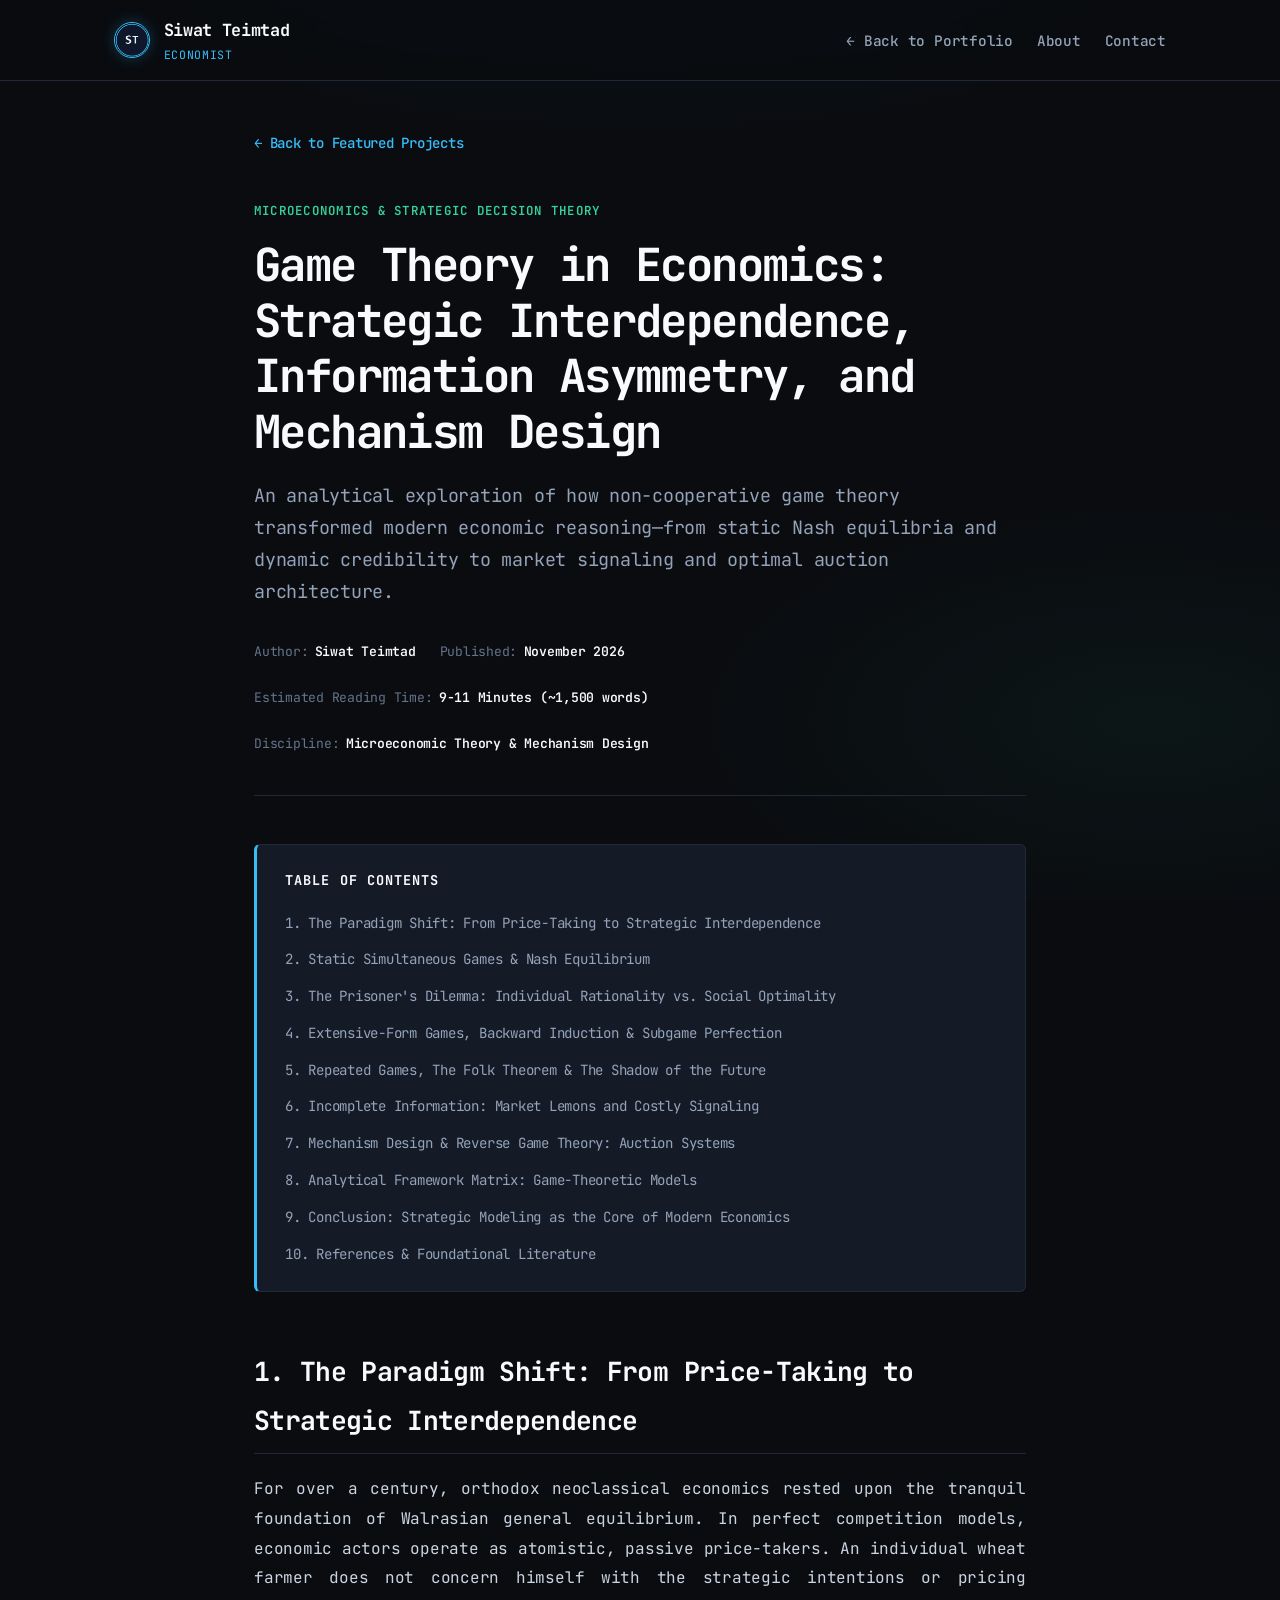
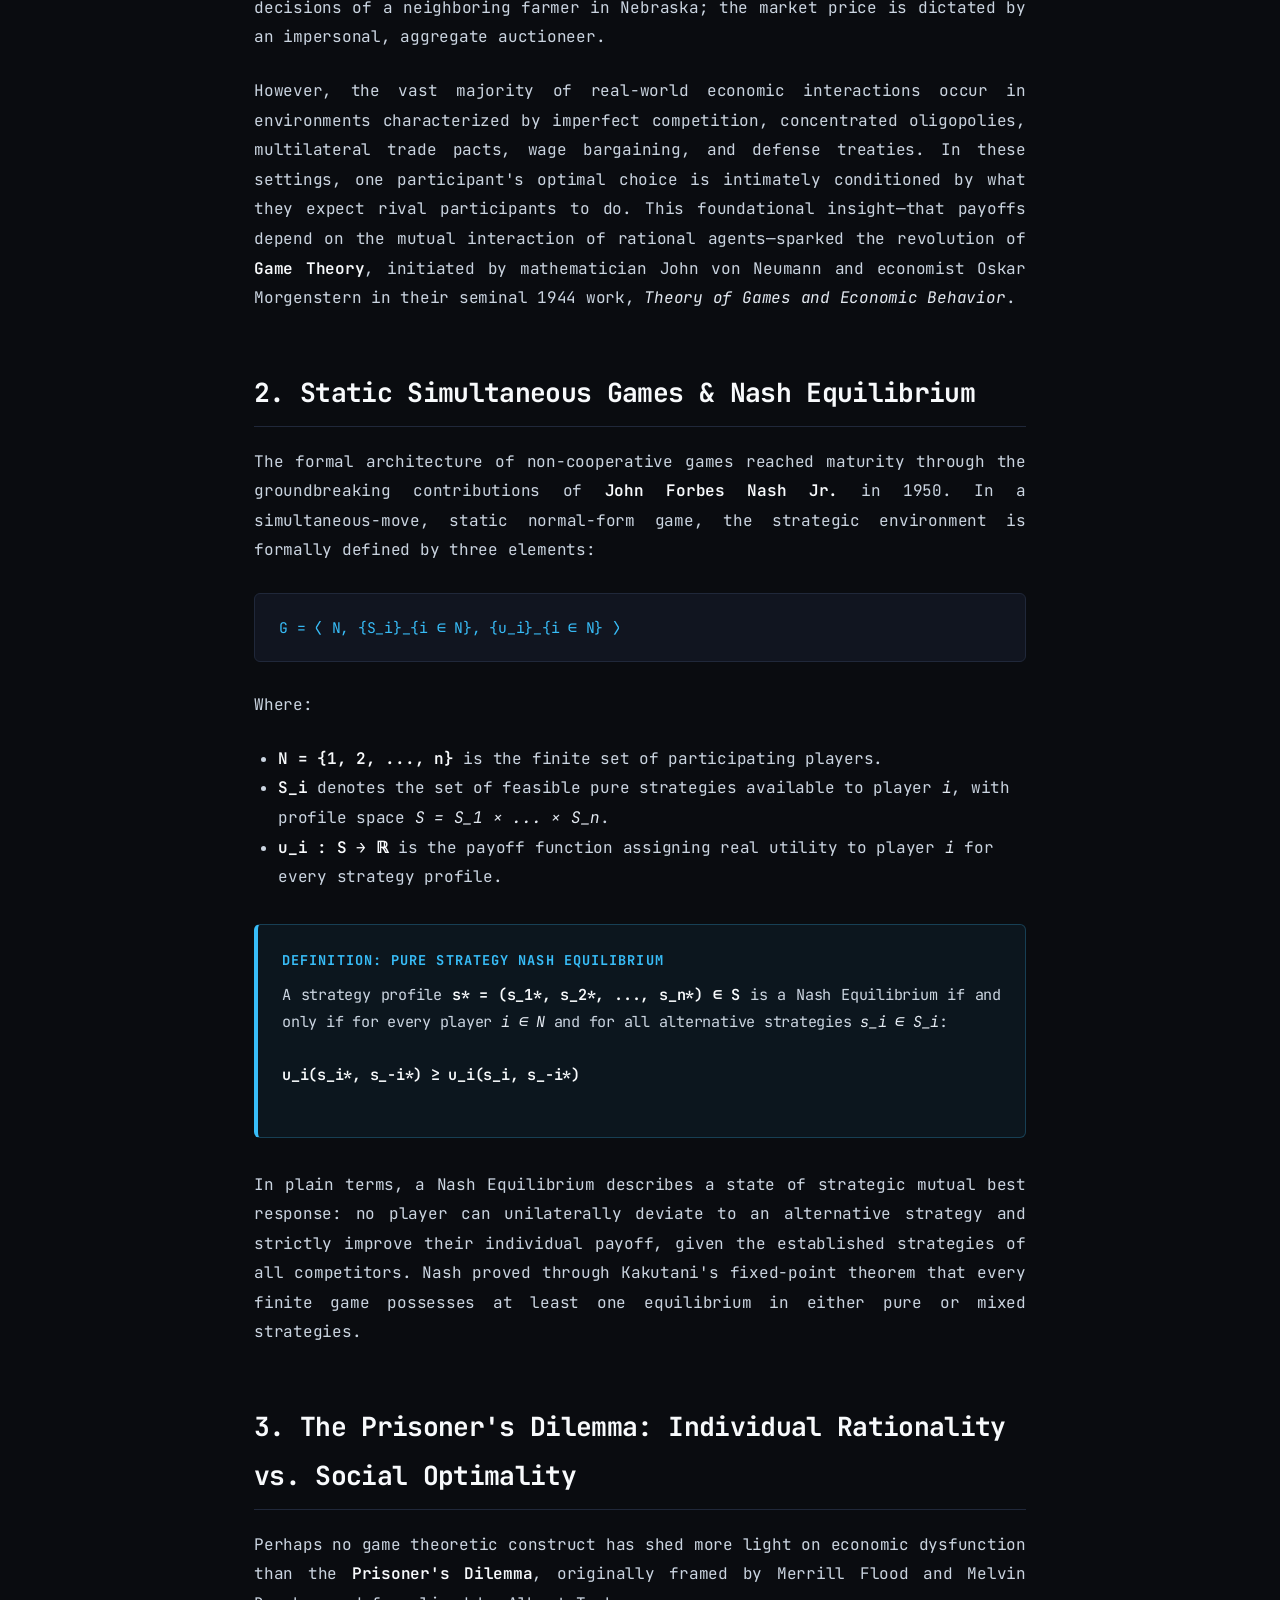
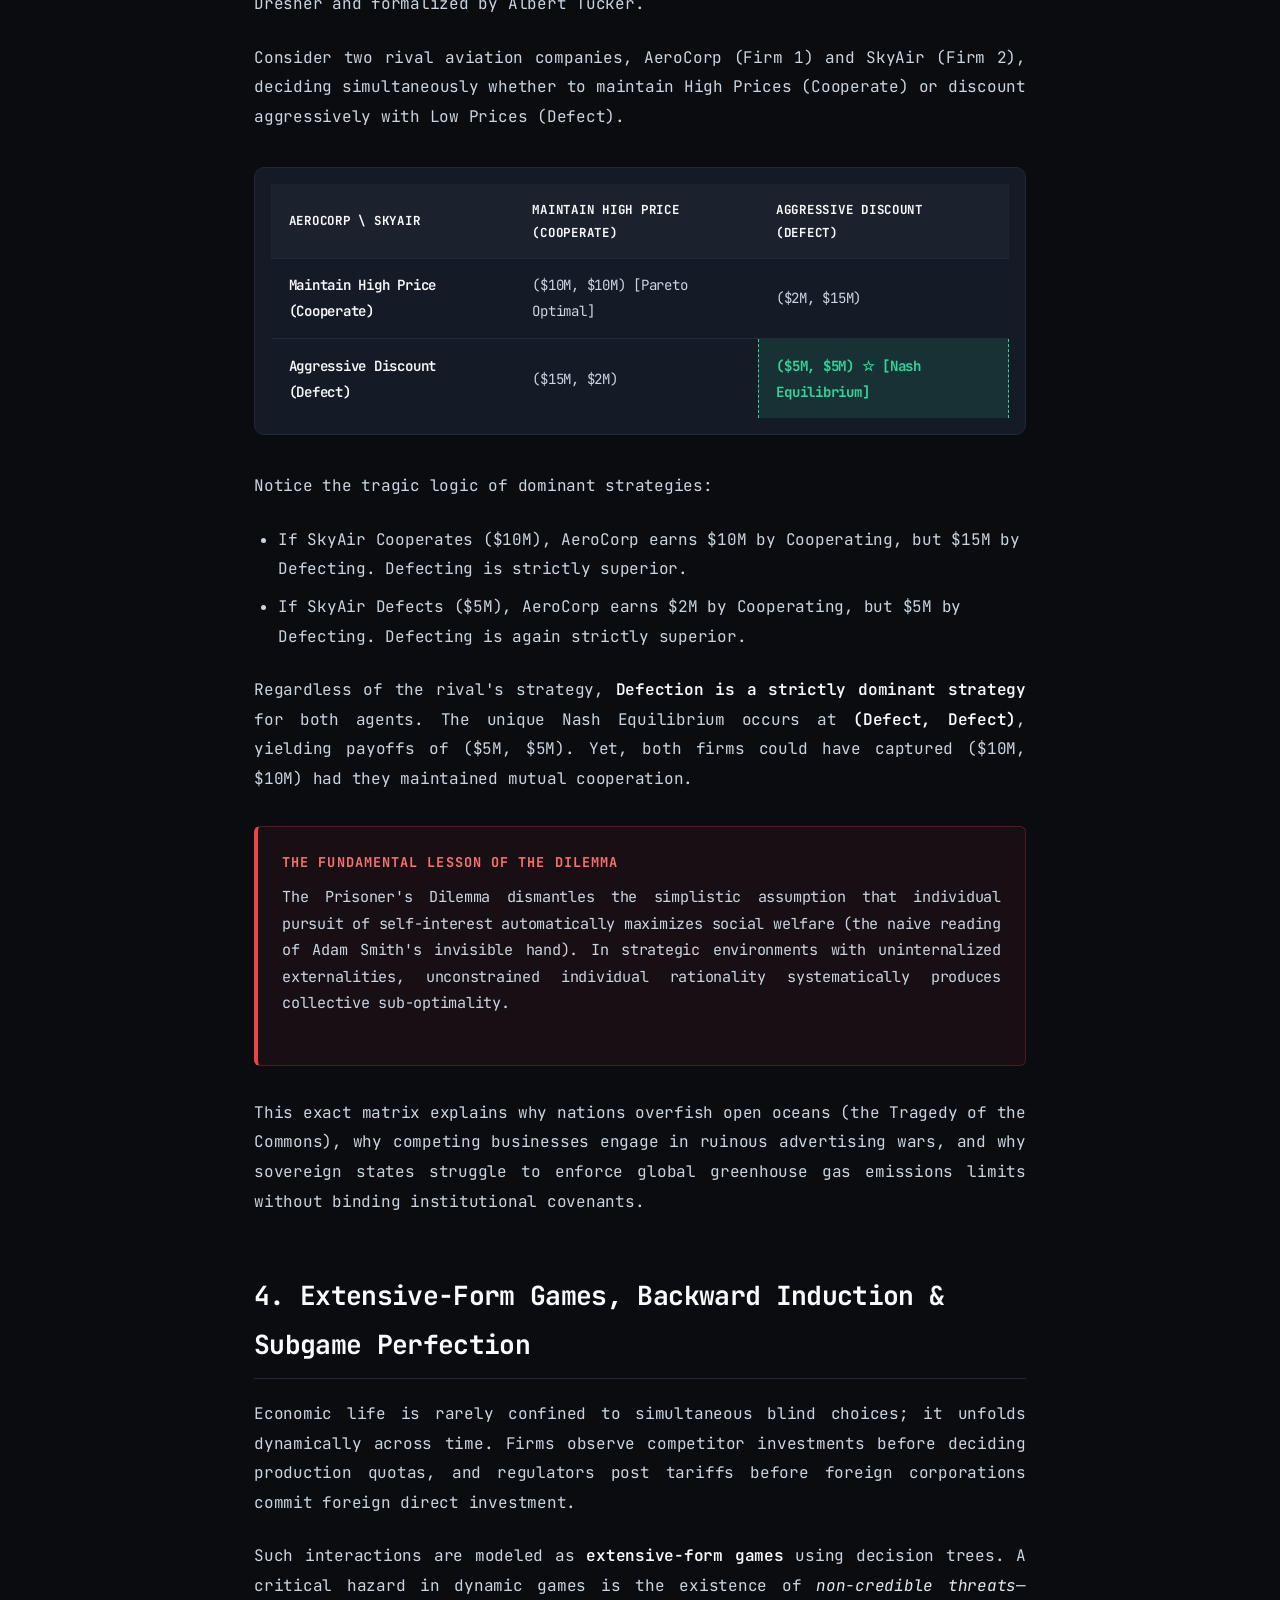
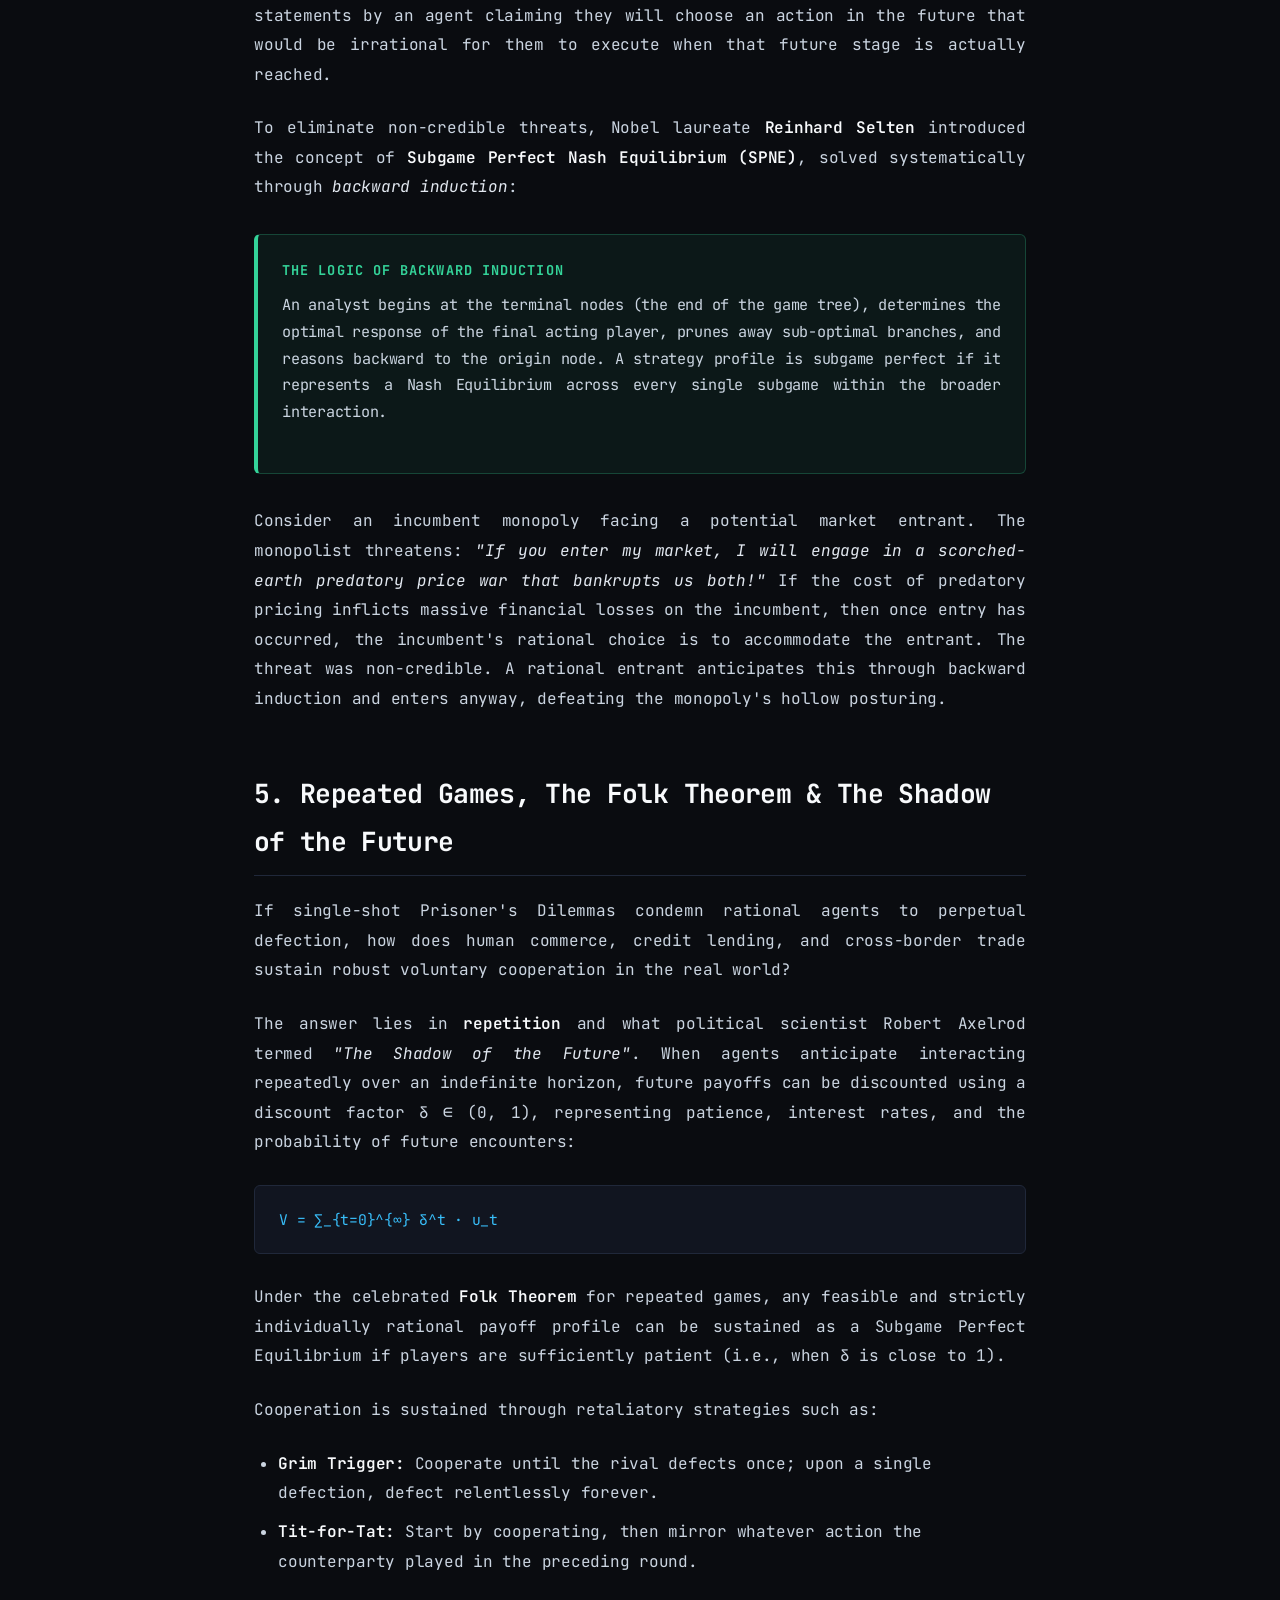
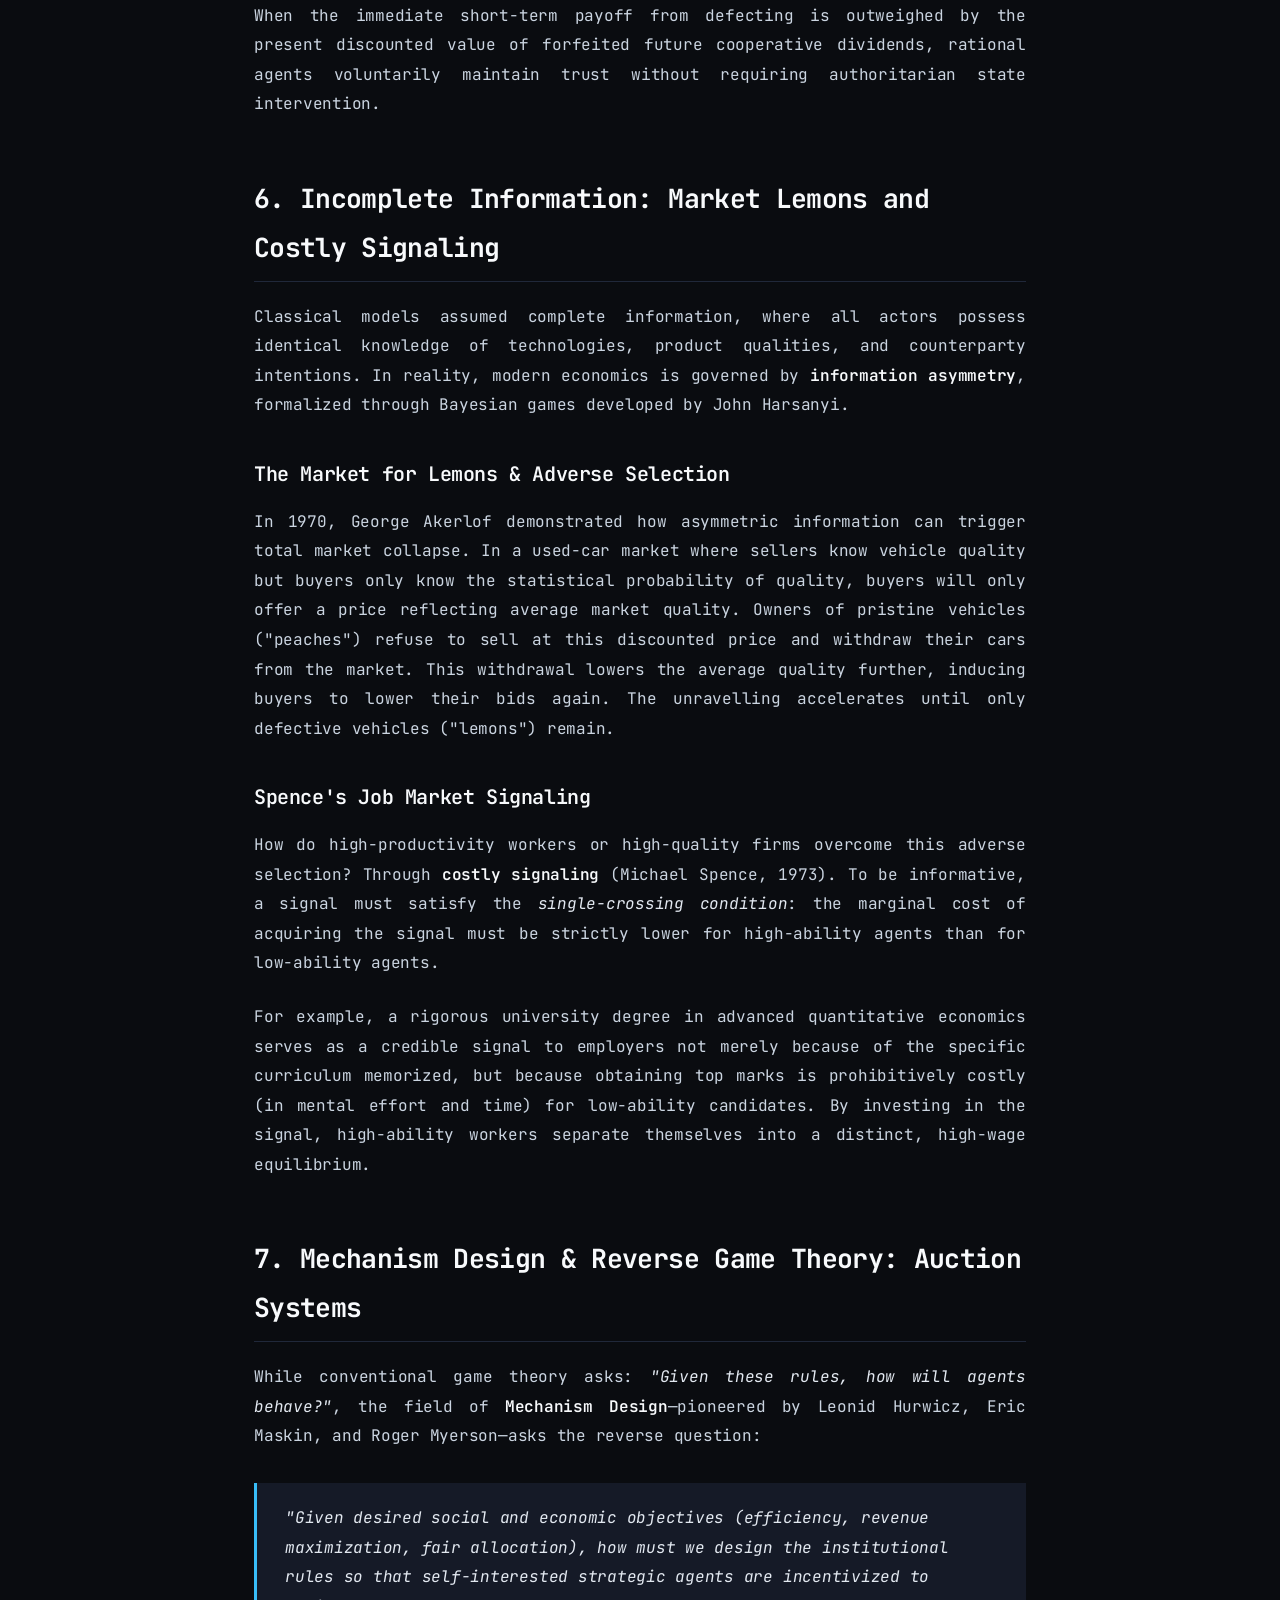
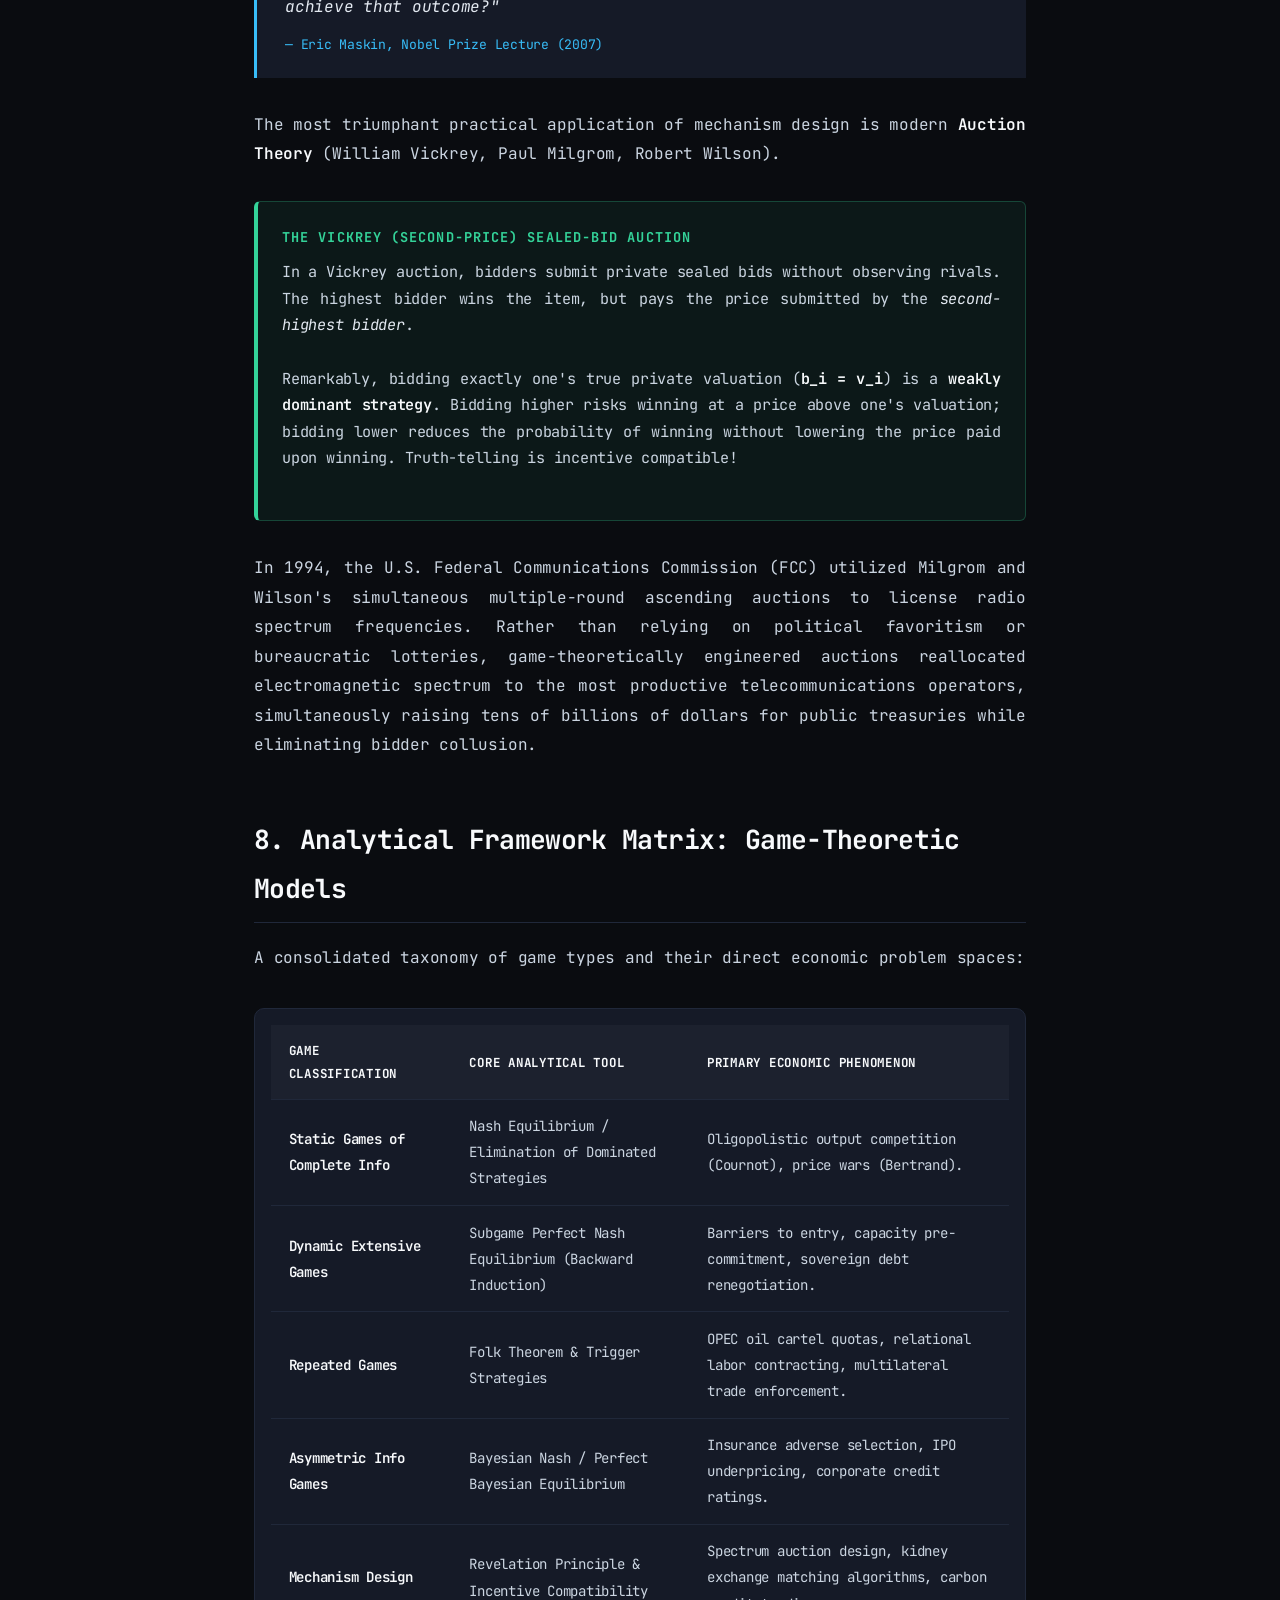
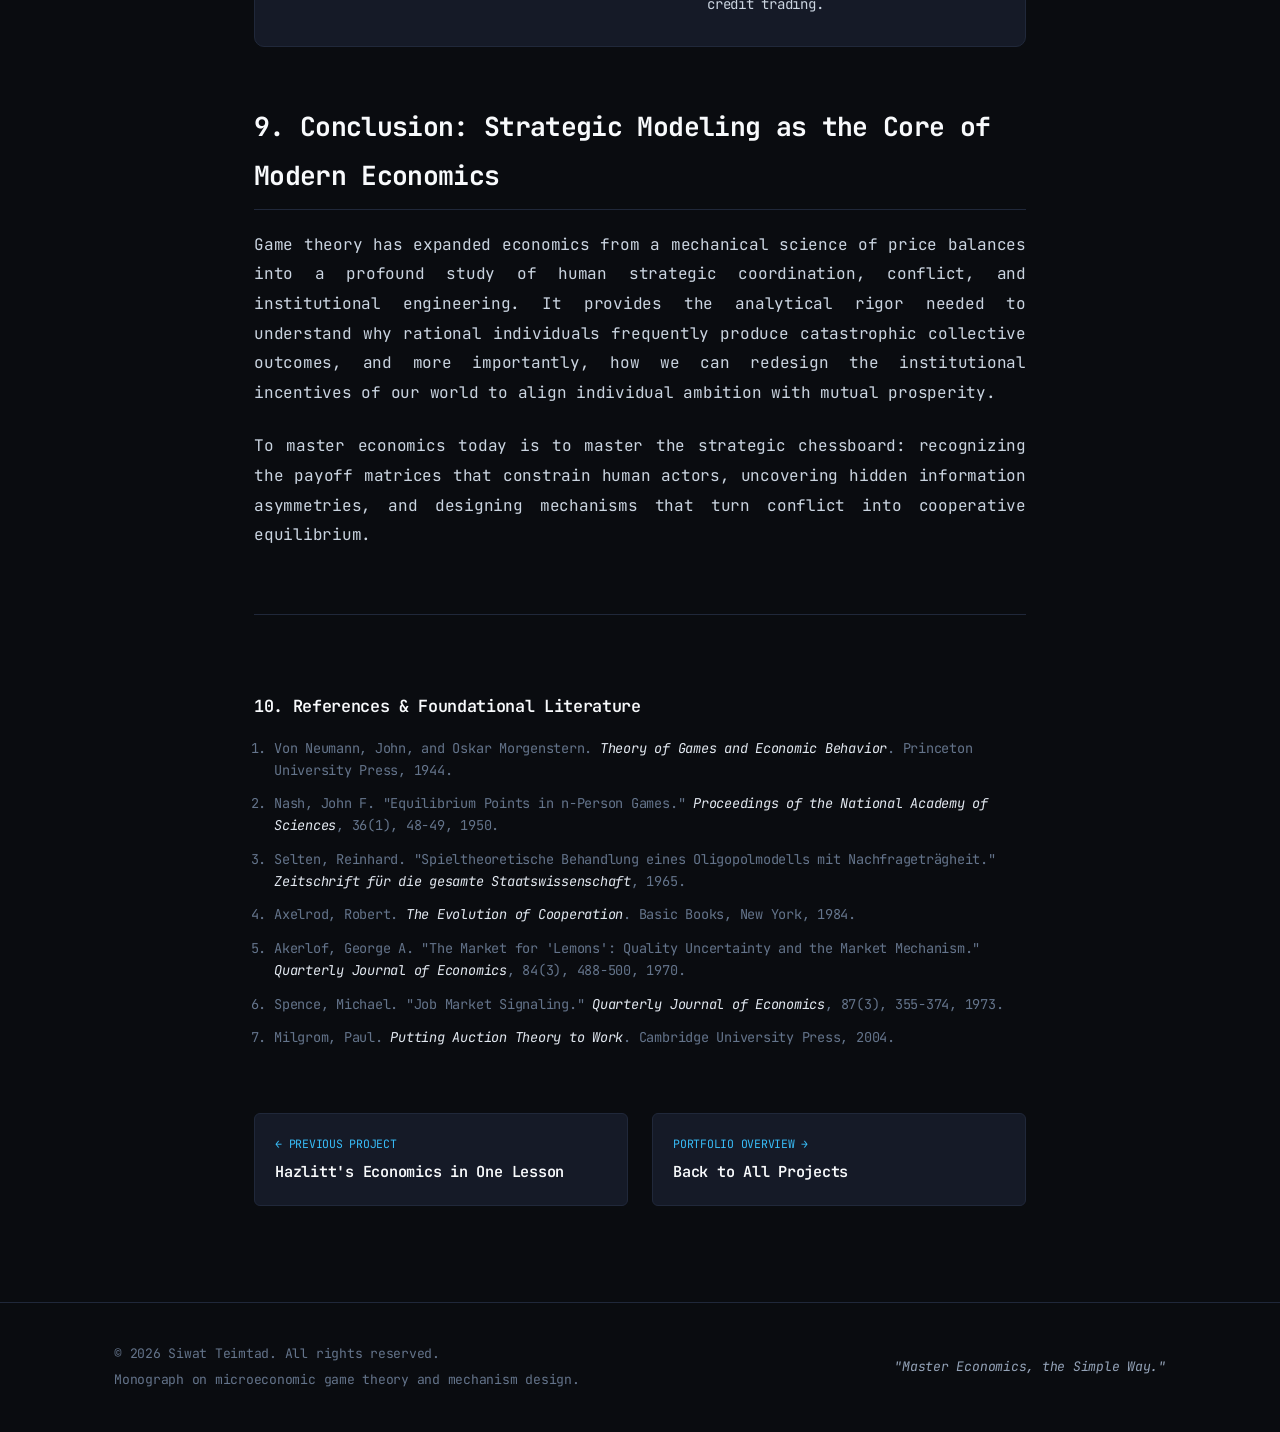
<file: game-theory.html>
<!DOCTYPE html>
<html lang="en">
<head>
  <meta charset="UTF-8">
  <meta name="viewport" content="width=device-width, initial-scale=1.0">
  <title>Game Theory in Modern Economics | Siwat Teimtad</title>
  <meta name="description" content="A comprehensive analysis of Game Theory in economics: Nash Equilibrium, Prisoner's Dilemma, Dynamic Games, Asymmetric Information, and Mechanism Design.">
  <link rel="icon" type="image/png" href="./black.png">
  <link rel="stylesheet" href="./css/style.css">
  <link rel="stylesheet" href="./css/article.css">
</head>
<body>

  <!-- Reading Progress Bar -->
  <div class="reading-progress-container" aria-hidden="true">
    <div class="reading-progress-bar"></div>
  </div>

  <!-- Header -->
  <header class="site-header">
    <div class="container nav-container">
      <a href="./index.html" class="brand" aria-label="Return to Homepage">
        <img src="./black.png" alt="Logo" class="brand-logo" onerror="this.style.display='none'">
        <div class="brand-text">
          <span class="brand-name">Siwat Teimtad</span>
          <span class="brand-role">Economist</span>
        </div>
      </a>

      <nav>
        <ul class="nav-links">
          <li><a href="./index.html#projects" class="nav-link">&larr; Back to Portfolio</a></li>
          <li><a href="./index.html#about" class="nav-link">About</a></li>
          <li><a href="./index.html#contact" class="nav-link">Contact</a></li>
        </ul>
      </nav>
    </div>
  </header>

  <main class="article-container">
    <a href="./index.html#projects" class="back-link">
      &larr; Back to Featured Projects
    </a>

    <!-- Article Header -->
    <header class="article-header">
      <span class="article-category">Microeconomics &amp; Strategic Decision Theory</span>
      <h1 class="article-title">Game Theory in Economics: Strategic Interdependence, Information Asymmetry, and Mechanism Design</h1>
      <p class="article-lead">
        An analytical exploration of how non-cooperative game theory transformed modern economic reasoning—from static Nash equilibria and dynamic credibility to market signaling and optimal auction architecture.
      </p>

      <div class="article-meta-bar">
        <div class="meta-item">
          <span>Author:</span>
          <strong>Siwat Teimtad</strong>
        </div>
        <div class="meta-item">
          <span>Published:</span>
          <strong>November 2026</strong>
        </div>
        <div class="meta-item">
          <span>Estimated Reading Time:</span>
          <strong>9-11 Minutes (~1,500 words)</strong>
        </div>
        <div class="meta-item">
          <span>Discipline:</span>
          <strong>Microeconomic Theory &amp; Mechanism Design</strong>
        </div>
      </div>
    </header>

    <!-- Table of Contents -->
    <nav class="table-of-contents" aria-label="Table of Contents">
      <div class="toc-title">Table of Contents</div>
      <ul class="toc-list">
        <li><a href="#strategic-shift">1. The Paradigm Shift: From Price-Taking to Strategic Interdependence</a></li>
        <li><a href="#nash-equilibrium">2. Static Simultaneous Games &amp; Nash Equilibrium</a></li>
        <li><a href="#prisoners-dilemma">3. The Prisoner's Dilemma: Individual Rationality vs. Social Optimality</a></li>
        <li><a href="#dynamic-games">4. Extensive-Form Games, Backward Induction &amp; Subgame Perfection</a></li>
        <li><a href="#repeated-games">5. Repeated Games, The Folk Theorem &amp; The Shadow of the Future</a></li>
        <li><a href="#asymmetric-info">6. Incomplete Information: Market Lemons and Costly Signaling</a></li>
        <li><a href="#mechanism-design">7. Mechanism Design &amp; Reverse Game Theory: Auction Systems</a></li>
        <li><a href="#applications-matrix">8. Analytical Framework Matrix: Game-Theoretic Models</a></li>
        <li><a href="#conclusion">9. Conclusion: Strategic Modeling as the Core of Modern Economics</a></li>
        <li><a href="#references">10. References &amp; Foundational Literature</a></li>
      </ul>
    </nav>

    <!-- Article Body -->
    <article class="article-body">
      
      <section id="strategic-shift">
        <h2>1. The Paradigm Shift: From Price-Taking to Strategic Interdependence</h2>
        <p>
          For over a century, orthodox neoclassical economics rested upon the tranquil foundation of Walrasian general equilibrium. In perfect competition models, economic actors operate as atomistic, passive price-takers. An individual wheat farmer does not concern himself with the strategic intentions or pricing decisions of a neighboring farmer in Nebraska; the market price is dictated by an impersonal, aggregate auctioneer.
        </p>
        <p>
          However, the vast majority of real-world economic interactions occur in environments characterized by imperfect competition, concentrated oligopolies, multilateral trade pacts, wage bargaining, and defense treaties. In these settings, one participant's optimal choice is intimately conditioned by what they expect rival participants to do. This foundational insight—that payoffs depend on the mutual interaction of rational agents—sparked the revolution of <strong>Game Theory</strong>, initiated by mathematician John von Neumann and economist Oskar Morgenstern in their seminal 1944 work, <em>Theory of Games and Economic Behavior</em>.
        </p>
      </section>

      <section id="nash-equilibrium">
        <h2>2. Static Simultaneous Games &amp; Nash Equilibrium</h2>
        <p>
          The formal architecture of non-cooperative games reached maturity through the groundbreaking contributions of <strong>John Forbes Nash Jr.</strong> in 1950. In a simultaneous-move, static normal-form game, the strategic environment is formally defined by three elements:
        </p>

        <div class="math-block">
          G = &lang; N, {S_i}_{i &isin; N}, {u_i}_{i &isin; N} &rang;
        </div>

        <p>
          Where:
        </p>
        <ul style="padding-left: 1.5rem; margin-bottom: 1.5rem;">
          <li><strong>N = {1, 2, ..., n}</strong> is the finite set of participating players.</li>
          <li><strong>S_i</strong> denotes the set of feasible pure strategies available to player <em>i</em>, with profile space <em>S = S_1 &times; ... &times; S_n</em>.</li>
          <li><strong>u_i : S &rarr; &Ropf;</strong> is the payoff function assigning real utility to player <em>i</em> for every strategy profile.</li>
        </ul>

        <div class="callout callout-axiom">
          <span class="callout-title">Definition: Pure Strategy Nash Equilibrium</span>
          <p>
            A strategy profile <strong>s* = (s_1*, s_2*, ..., s_n*) &isin; S</strong> is a Nash Equilibrium if and only if for every player <em>i &isin; N</em> and for all alternative strategies <em>s_i &isin; S_i</em>:
            <br><br>
            <strong>u_i(s_i*, s_-i*) &ge; u_i(s_i, s_-i*)</strong>
          </p>
        </div>

        <p>
          In plain terms, a Nash Equilibrium describes a state of strategic mutual best response: no player can unilaterally deviate to an alternative strategy and strictly improve their individual payoff, given the established strategies of all competitors. Nash proved through Kakutani's fixed-point theorem that every finite game possesses at least one equilibrium in either pure or mixed strategies.
        </p>
      </section>

      <section id="prisoners-dilemma">
        <h2>3. The Prisoner's Dilemma: Individual Rationality vs. Social Optimality</h2>
        <p>
          Perhaps no game theoretic construct has shed more light on economic dysfunction than the <strong>Prisoner's Dilemma</strong>, originally framed by Merrill Flood and Melvin Dresher and formalized by Albert Tucker.
        </p>
        <p>
          Consider two rival aviation companies, AeroCorp (Firm 1) and SkyAir (Firm 2), deciding simultaneously whether to maintain High Prices (Cooperate) or discount aggressively with Low Prices (Defect).
        </p>

        <div class="table-wrapper">
          <table class="econ-table">
            <thead>
              <tr>
                <th>AeroCorp \ SkyAir</th>
                <th>Maintain High Price (Cooperate)</th>
                <th>Aggressive Discount (Defect)</th>
              </tr>
            </thead>
            <tbody>
              <tr>
                <td><strong>Maintain High Price (Cooperate)</strong></td>
                <td>($10M, $10M) [Pareto Optimal]</td>
                <td>($2M, $15M)</td>
              </tr>
              <tr>
                <td><strong>Aggressive Discount (Defect)</strong></td>
                <td>($15M, $2M)</td>
                <td class="matrix-cell-nash">($5M, $5M) &star; [Nash Equilibrium]</td>
              </tr>
            </tbody>
          </table>
        </div>

        <p>
          Notice the tragic logic of dominant strategies:
        </p>
        <ul style="padding-left: 1.5rem; margin-bottom: 1.5rem;">
          <li style="margin-bottom: 0.5rem;">If SkyAir Cooperates ($10M), AeroCorp earns $10M by Cooperating, but $15M by Defecting. Defecting is strictly superior.</li>
          <li style="margin-bottom: 0.5rem;">If SkyAir Defects ($5M), AeroCorp earns $2M by Cooperating, but $5M by Defecting. Defecting is again strictly superior.</li>
        </ul>
        <p>
          Regardless of the rival's strategy, <strong>Defection is a strictly dominant strategy</strong> for both agents. The unique Nash Equilibrium occurs at <strong>(Defect, Defect)</strong>, yielding payoffs of ($5M, $5M). Yet, both firms could have captured ($10M, $10M) had they maintained mutual cooperation.
        </p>

        <div class="callout callout-fallacy">
          <span class="callout-title">The Fundamental Lesson of the Dilemma</span>
          <p>
            The Prisoner's Dilemma dismantles the simplistic assumption that individual pursuit of self-interest automatically maximizes social welfare (the naive reading of Adam Smith's invisible hand). In strategic environments with uninternalized externalities, unconstrained individual rationality systematically produces collective sub-optimality.
          </p>
        </div>

        <p>
          This exact matrix explains why nations overfish open oceans (the Tragedy of the Commons), why competing businesses engage in ruinous advertising wars, and why sovereign states struggle to enforce global greenhouse gas emissions limits without binding institutional covenants.
        </p>
      </section>

      <section id="dynamic-games">
        <h2>4. Extensive-Form Games, Backward Induction &amp; Subgame Perfection</h2>
        <p>
          Economic life is rarely confined to simultaneous blind choices; it unfolds dynamically across time. Firms observe competitor investments before deciding production quotas, and regulators post tariffs before foreign corporations commit foreign direct investment.
        </p>
        <p>
          Such interactions are modeled as <strong>extensive-form games</strong> using decision trees. A critical hazard in dynamic games is the existence of <em>non-credible threats</em>—statements by an agent claiming they will choose an action in the future that would be irrational for them to execute when that future stage is actually reached.
        </p>
        <p>
          To eliminate non-credible threats, Nobel laureate <strong>Reinhard Selten</strong> introduced the concept of <strong>Subgame Perfect Nash Equilibrium (SPNE)</strong>, solved systematically through <em>backward induction</em>:
        </p>

        <div class="callout callout-insight">
          <span class="callout-title">The Logic of Backward Induction</span>
          <p>
            An analyst begins at the terminal nodes (the end of the game tree), determines the optimal response of the final acting player, prunes away sub-optimal branches, and reasons backward to the origin node. A strategy profile is subgame perfect if it represents a Nash Equilibrium across every single subgame within the broader interaction.
          </p>
        </div>

        <p>
          Consider an incumbent monopoly facing a potential market entrant. The monopolist threatens: <em>"If you enter my market, I will engage in a scorched-earth predatory price war that bankrupts us both!"</em> 
          If the cost of predatory pricing inflicts massive financial losses on the incumbent, then once entry has occurred, the incumbent's rational choice is to accommodate the entrant. The threat was non-credible. A rational entrant anticipates this through backward induction and enters anyway, defeating the monopoly's hollow posturing.
        </p>
      </section>

      <section id="repeated-games">
        <h2>5. Repeated Games, The Folk Theorem &amp; The Shadow of the Future</h2>
        <p>
          If single-shot Prisoner's Dilemmas condemn rational agents to perpetual defection, how does human commerce, credit lending, and cross-border trade sustain robust voluntary cooperation in the real world?
        </p>
        <p>
          The answer lies in <strong>repetition</strong> and what political scientist Robert Axelrod termed <em>"The Shadow of the Future"</em>. When agents anticipate interacting repeatedly over an indefinite horizon, future payoffs can be discounted using a discount factor &delta; &isin; (0, 1), representing patience, interest rates, and the probability of future encounters:
        </p>

        <div class="math-block">
          V = &sum;_{t=0}^{&infin;} &delta;^t &middot; u_t
        </div>

        <p>
          Under the celebrated <strong>Folk Theorem</strong> for repeated games, any feasible and strictly individually rational payoff profile can be sustained as a Subgame Perfect Equilibrium if players are sufficiently patient (i.e., when &delta; is close to 1).
        </p>
        <p>
          Cooperation is sustained through retaliatory strategies such as:
        </p>
        <ul style="padding-left: 1.5rem; margin-bottom: 1.5rem;">
          <li style="margin-bottom: 0.6rem;"><strong>Grim Trigger:</strong> Cooperate until the rival defects once; upon a single defection, defect relentlessly forever.</li>
          <li style="margin-bottom: 0.6rem;"><strong>Tit-for-Tat:</strong> Start by cooperating, then mirror whatever action the counterparty played in the preceding round.</li>
        </ul>
        <p>
          When the immediate short-term payoff from defecting is outweighed by the present discounted value of forfeited future cooperative dividends, rational agents voluntarily maintain trust without requiring authoritarian state intervention.
        </p>
      </section>

      <section id="asymmetric-info">
        <h2>6. Incomplete Information: Market Lemons and Costly Signaling</h2>
        <p>
          Classical models assumed complete information, where all actors possess identical knowledge of technologies, product qualities, and counterparty intentions. In reality, modern economics is governed by <strong>information asymmetry</strong>, formalized through Bayesian games developed by John Harsanyi.
        </p>
        
        <h3>The Market for Lemons &amp; Adverse Selection</h3>
        <p>
          In 1970, George Akerlof demonstrated how asymmetric information can trigger total market collapse. In a used-car market where sellers know vehicle quality but buyers only know the statistical probability of quality, buyers will only offer a price reflecting average market quality. Owners of pristine vehicles ("peaches") refuse to sell at this discounted price and withdraw their cars from the market. This withdrawal lowers the average quality further, inducing buyers to lower their bids again. The unravelling accelerates until only defective vehicles ("lemons") remain.
        </p>

        <h3>Spence's Job Market Signaling</h3>
        <p>
          How do high-productivity workers or high-quality firms overcome this adverse selection? Through <strong>costly signaling</strong> (Michael Spence, 1973). To be informative, a signal must satisfy the <em>single-crossing condition</em>: the marginal cost of acquiring the signal must be strictly lower for high-ability agents than for low-ability agents.
        </p>
        <p>
          For example, a rigorous university degree in advanced quantitative economics serves as a credible signal to employers not merely because of the specific curriculum memorized, but because obtaining top marks is prohibitively costly (in mental effort and time) for low-ability candidates. By investing in the signal, high-ability workers separate themselves into a distinct, high-wage equilibrium.
        </p>
      </section>

      <section id="mechanism-design">
        <h2>7. Mechanism Design &amp; Reverse Game Theory: Auction Systems</h2>
        <p>
          While conventional game theory asks: <em>"Given these rules, how will agents behave?"</em>, the field of <strong>Mechanism Design</strong>—pioneered by Leonid Hurwicz, Eric Maskin, and Roger Myerson—asks the reverse question:
        </p>

        <div class="quote-block">
          "Given desired social and economic objectives (efficiency, revenue maximization, fair allocation), how must we design the institutional rules so that self-interested strategic agents are incentivized to achieve that outcome?"
          <cite>&mdash; Eric Maskin, Nobel Prize Lecture (2007)</cite>
        </div>

        <p>
          The most triumphant practical application of mechanism design is modern <strong>Auction Theory</strong> (William Vickrey, Paul Milgrom, Robert Wilson). 
        </p>

        <div class="callout callout-insight">
          <span class="callout-title">The Vickrey (Second-Price) Sealed-Bid Auction</span>
          <p>
            In a Vickrey auction, bidders submit private sealed bids without observing rivals. The highest bidder wins the item, but pays the price submitted by the <em>second-highest bidder</em>.
            <br><br>
            Remarkably, bidding exactly one's true private valuation (<strong>b_i = v_i</strong>) is a <strong>weakly dominant strategy</strong>. Bidding higher risks winning at a price above one's valuation; bidding lower reduces the probability of winning without lowering the price paid upon winning. Truth-telling is incentive compatible!
          </p>
        </div>

        <p>
          In 1994, the U.S. Federal Communications Commission (FCC) utilized Milgrom and Wilson's simultaneous multiple-round ascending auctions to license radio spectrum frequencies. Rather than relying on political favoritism or bureaucratic lotteries, game-theoretically engineered auctions reallocated electromagnetic spectrum to the most productive telecommunications operators, simultaneously raising tens of billions of dollars for public treasuries while eliminating bidder collusion.
        </p>
      </section>

      <section id="applications-matrix">
        <h2>8. Analytical Framework Matrix: Game-Theoretic Models</h2>
        <p>
          A consolidated taxonomy of game types and their direct economic problem spaces:
        </p>

        <div class="table-wrapper">
          <table class="econ-table">
            <thead>
              <tr>
                <th>Game Classification</th>
                <th>Core Analytical Tool</th>
                <th>Primary Economic Phenomenon</th>
              </tr>
            </thead>
            <tbody>
              <tr>
                <td><strong>Static Games of Complete Info</strong></td>
                <td>Nash Equilibrium / Elimination of Dominated Strategies</td>
                <td>Oligopolistic output competition (Cournot), price wars (Bertrand).</td>
              </tr>
              <tr>
                <td><strong>Dynamic Extensive Games</strong></td>
                <td>Subgame Perfect Nash Equilibrium (Backward Induction)</td>
                <td>Barriers to entry, capacity pre-commitment, sovereign debt renegotiation.</td>
              </tr>
              <tr>
                <td><strong>Repeated Games</strong></td>
                <td>Folk Theorem &amp; Trigger Strategies</td>
                <td>OPEC oil cartel quotas, relational labor contracting, multilateral trade enforcement.</td>
              </tr>
              <tr>
                <td><strong>Asymmetric Info Games</strong></td>
                <td>Bayesian Nash / Perfect Bayesian Equilibrium</td>
                <td>Insurance adverse selection, IPO underpricing, corporate credit ratings.</td>
              </tr>
              <tr>
                <td><strong>Mechanism Design</strong></td>
                <td>Revelation Principle &amp; Incentive Compatibility</td>
                <td>Spectrum auction design, kidney exchange matching algorithms, carbon credit trading.</td>
              </tr>
            </tbody>
          </table>
        </div>
      </section>

      <section id="conclusion">
        <h2>9. Conclusion: Strategic Modeling as the Core of Modern Economics</h2>
        <p>
          Game theory has expanded economics from a mechanical science of price balances into a profound study of human strategic coordination, conflict, and institutional engineering. It provides the analytical rigor needed to understand why rational individuals frequently produce catastrophic collective outcomes, and more importantly, how we can redesign the institutional incentives of our world to align individual ambition with mutual prosperity.
        </p>
        <p>
          To master economics today is to master the strategic chessboard: recognizing the payoff matrices that constrain human actors, uncovering hidden information asymmetries, and designing mechanisms that turn conflict into cooperative equilibrium.
        </p>
      </section>

      <section id="references" class="references-section">
        <h3>10. References &amp; Foundational Literature</h3>
        <ol class="references-list">
          <li>Von Neumann, John, and Oskar Morgenstern. <em>Theory of Games and Economic Behavior</em>. Princeton University Press, 1944.</li>
          <li>Nash, John F. "Equilibrium Points in n-Person Games." <em>Proceedings of the National Academy of Sciences</em>, 36(1), 48-49, 1950.</li>
          <li>Selten, Reinhard. "Spieltheoretische Behandlung eines Oligopolmodells mit Nachfrageträgheit." <em>Zeitschrift für die gesamte Staatswissenschaft</em>, 1965.</li>
          <li>Axelrod, Robert. <em>The Evolution of Cooperation</em>. Basic Books, New York, 1984.</li>
          <li>Akerlof, George A. "The Market for 'Lemons': Quality Uncertainty and the Market Mechanism." <em>Quarterly Journal of Economics</em>, 84(3), 488-500, 1970.</li>
          <li>Spence, Michael. "Job Market Signaling." <em>Quarterly Journal of Economics</em>, 87(3), 355-374, 1973.</li>
          <li>Milgrom, Paul. <em>Putting Auction Theory to Work</em>. Cambridge University Press, 2004.</li>
        </ol>
      </section>

    </article>

    <!-- Project Navigation Footer -->
    <nav class="article-nav-footer" aria-label="Project Navigation">
      <a href="./hazlitt-economics.html" class="nav-card">
        <span class="nav-card-label">&larr; Previous Project</span>
        <span class="nav-card-title">Hazlitt's Economics in One Lesson</span>
      </a>

      <a href="./index.html#projects" class="nav-card">
        <span class="nav-card-label">Portfolio Overview &rarr;</span>
        <span class="nav-card-title">Back to All Projects</span>
      </a>
    </nav>
  </main>

  <!-- Footer -->
  <footer class="site-footer">
    <div class="container footer-inner">
      <div class="footer-left">
        <div>&copy; 2026 Siwat Teimtad. All rights reserved.</div>
        <div style="margin-top: 0.25rem;">Monograph on microeconomic game theory and mechanism design.</div>
      </div>
      <div class="footer-quote">
        "Master Economics, the Simple Way."
      </div>
    </div>
  </footer>

  <script src="./js/main.js"></script>
</body>
</html>
</file>
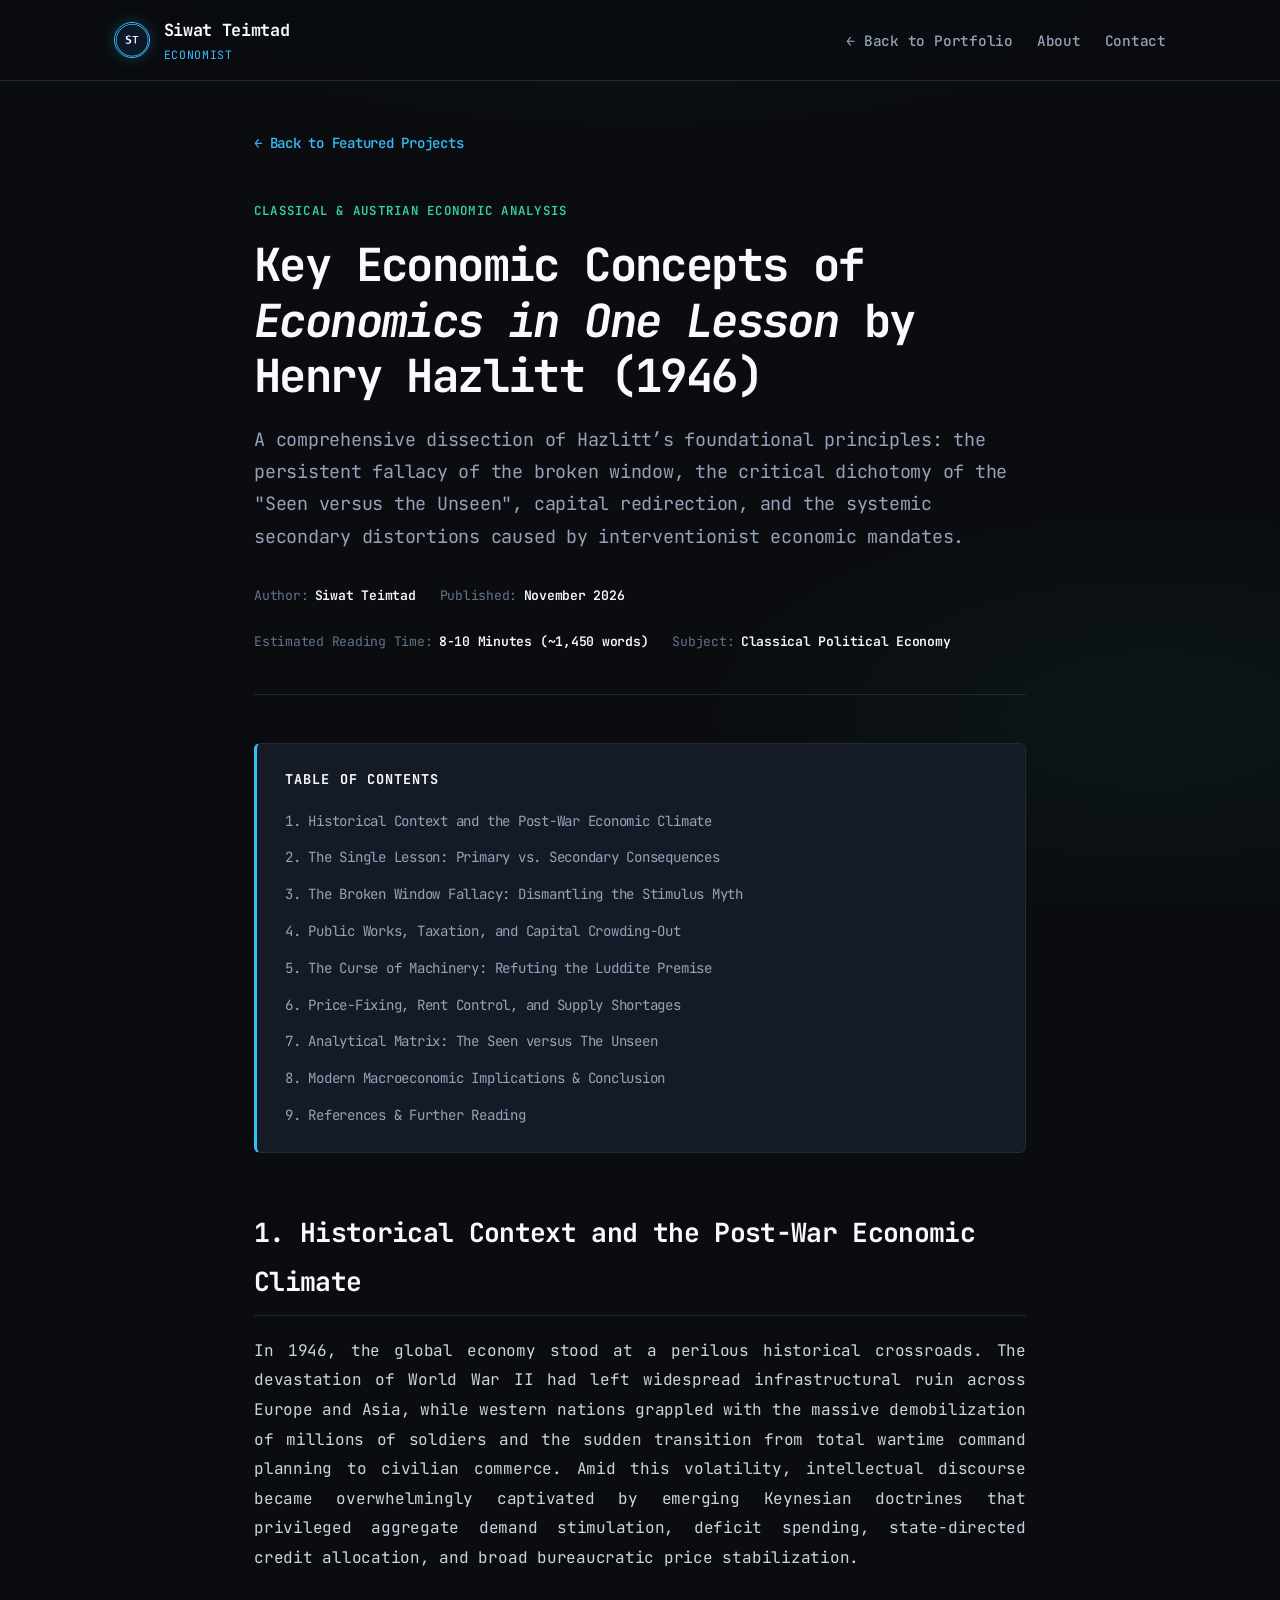
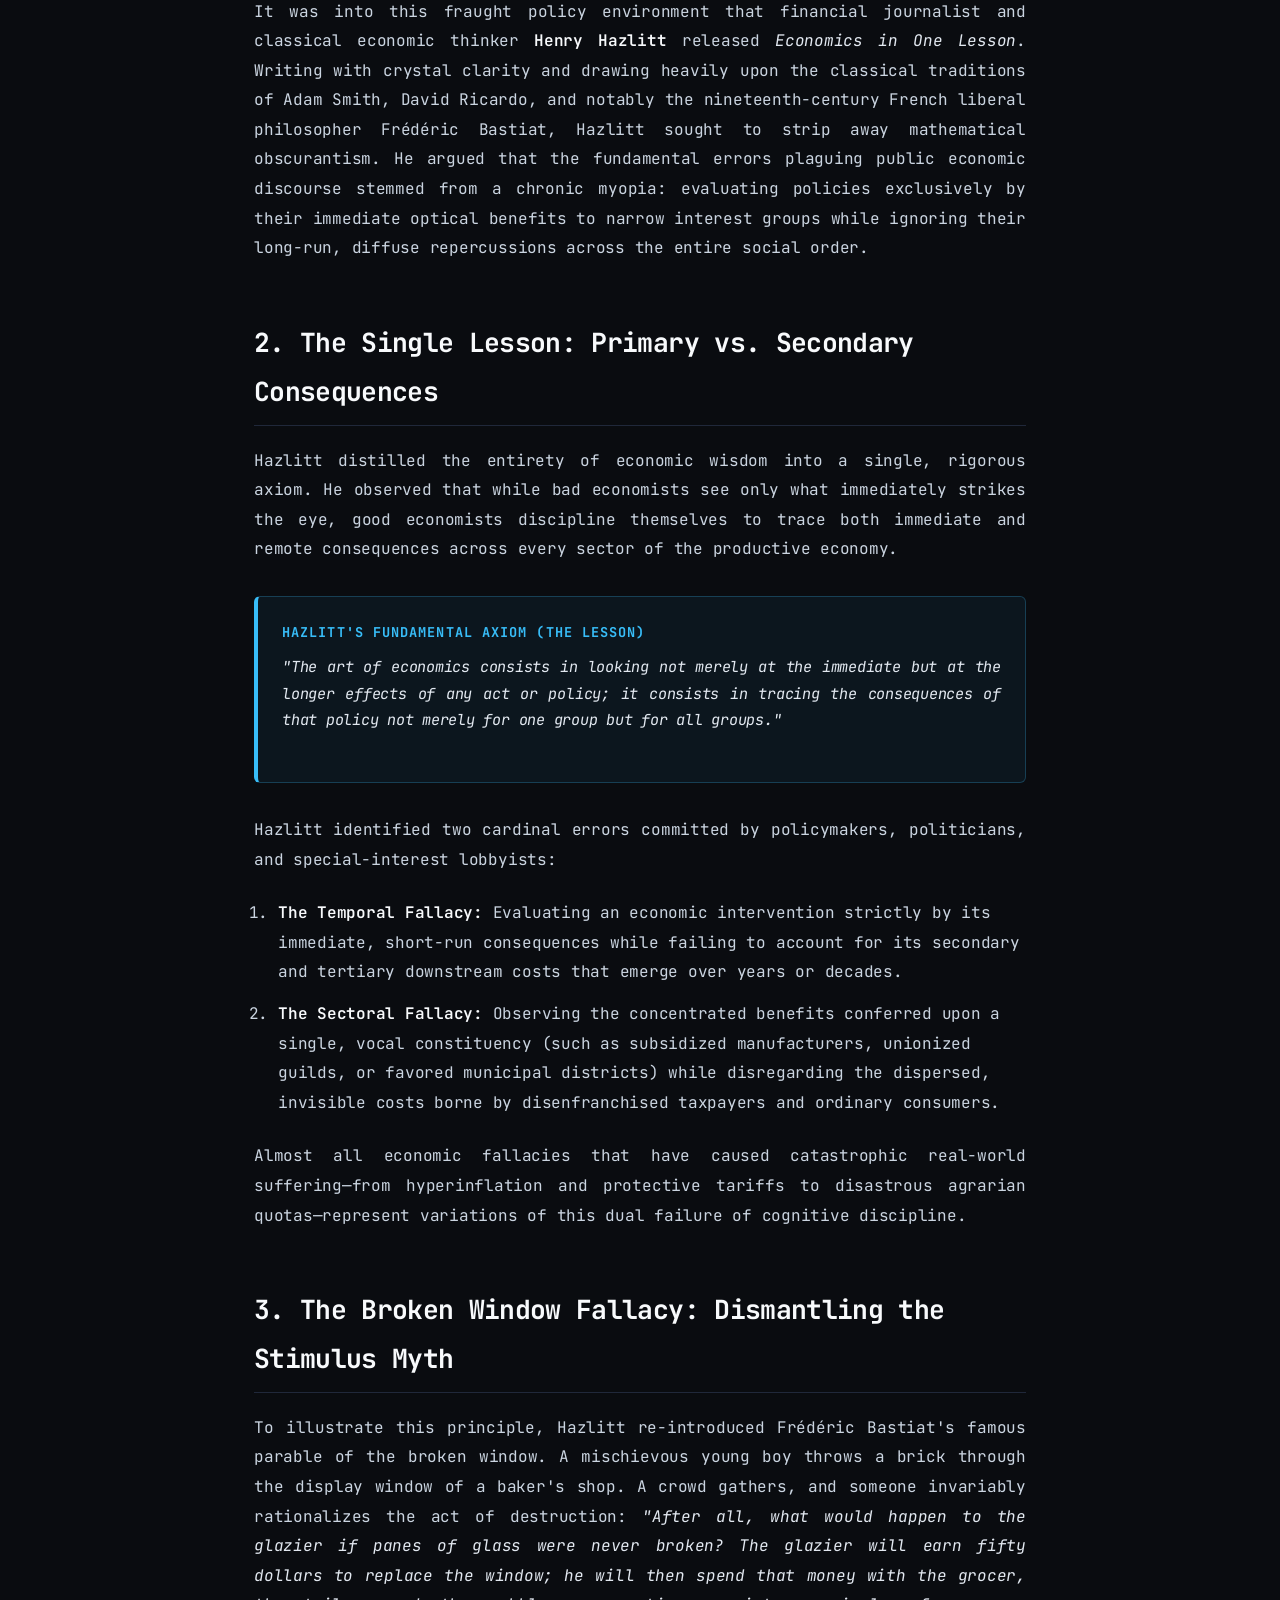
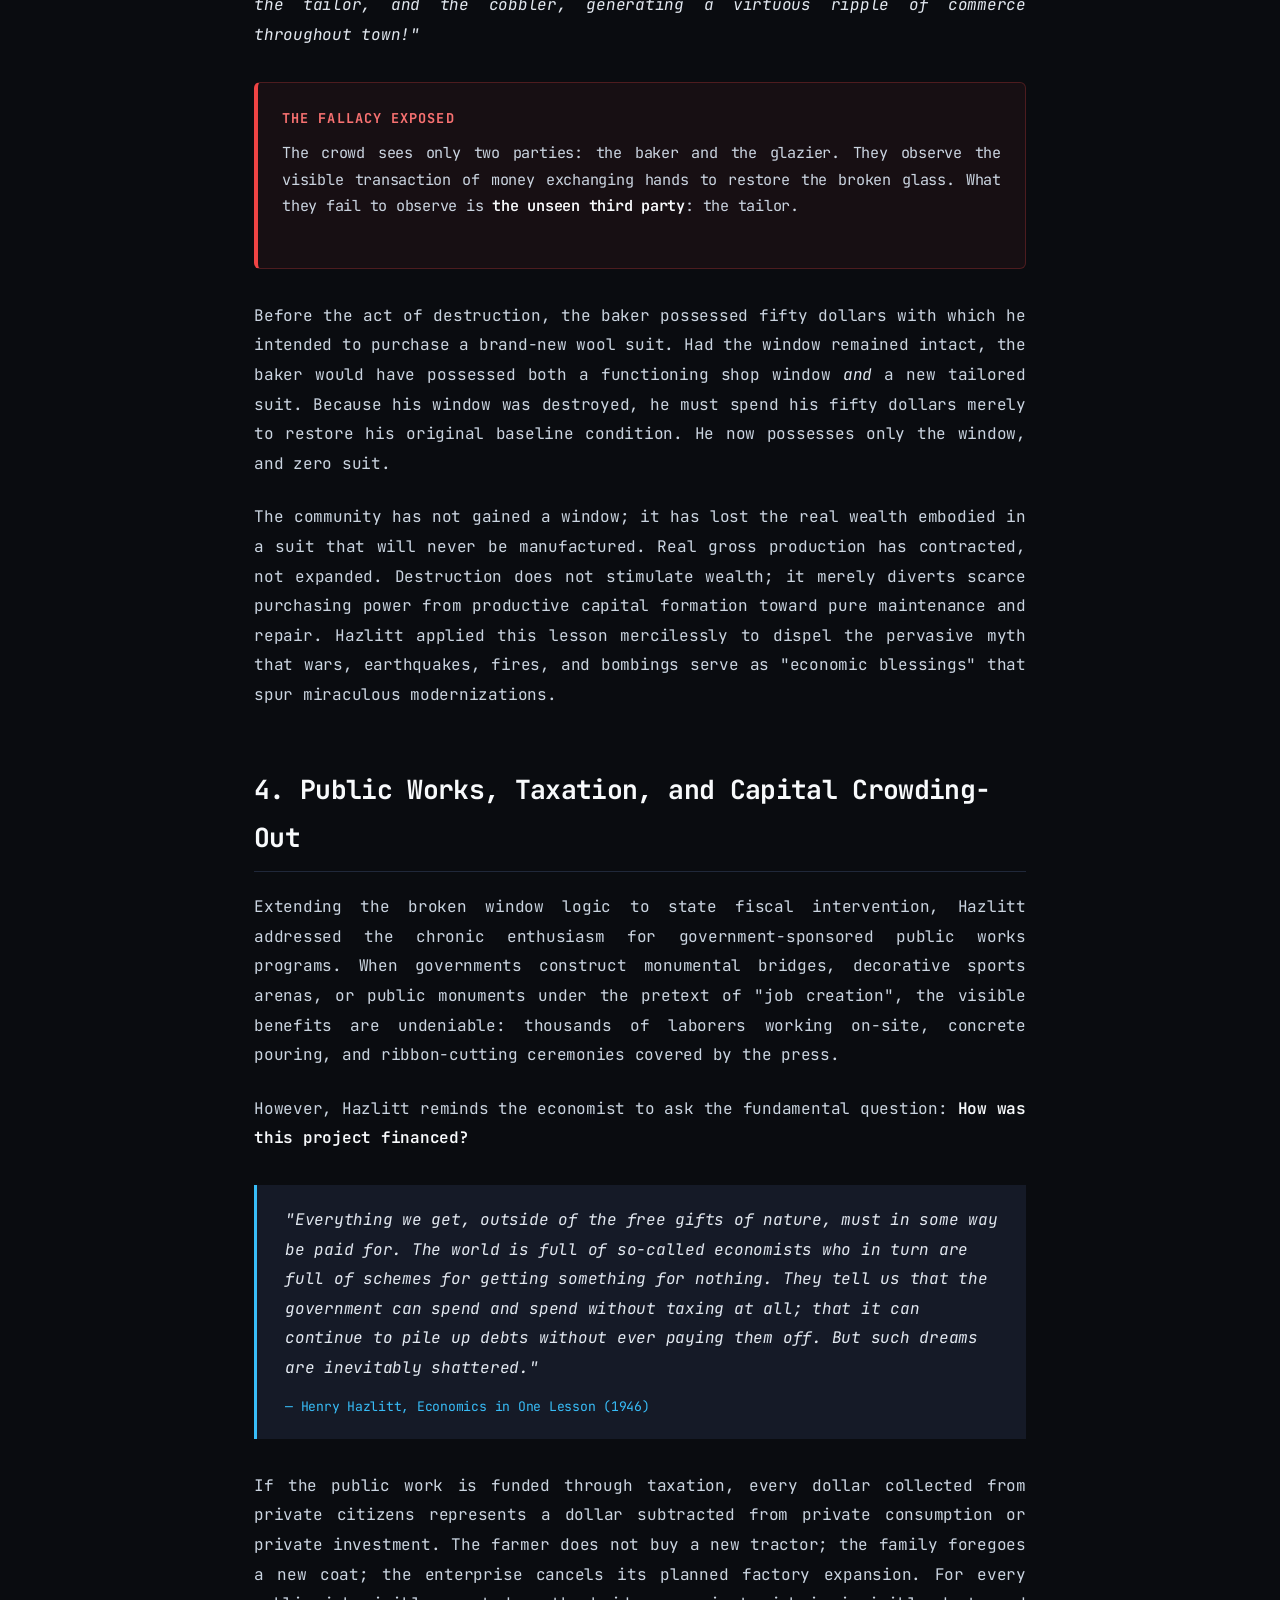
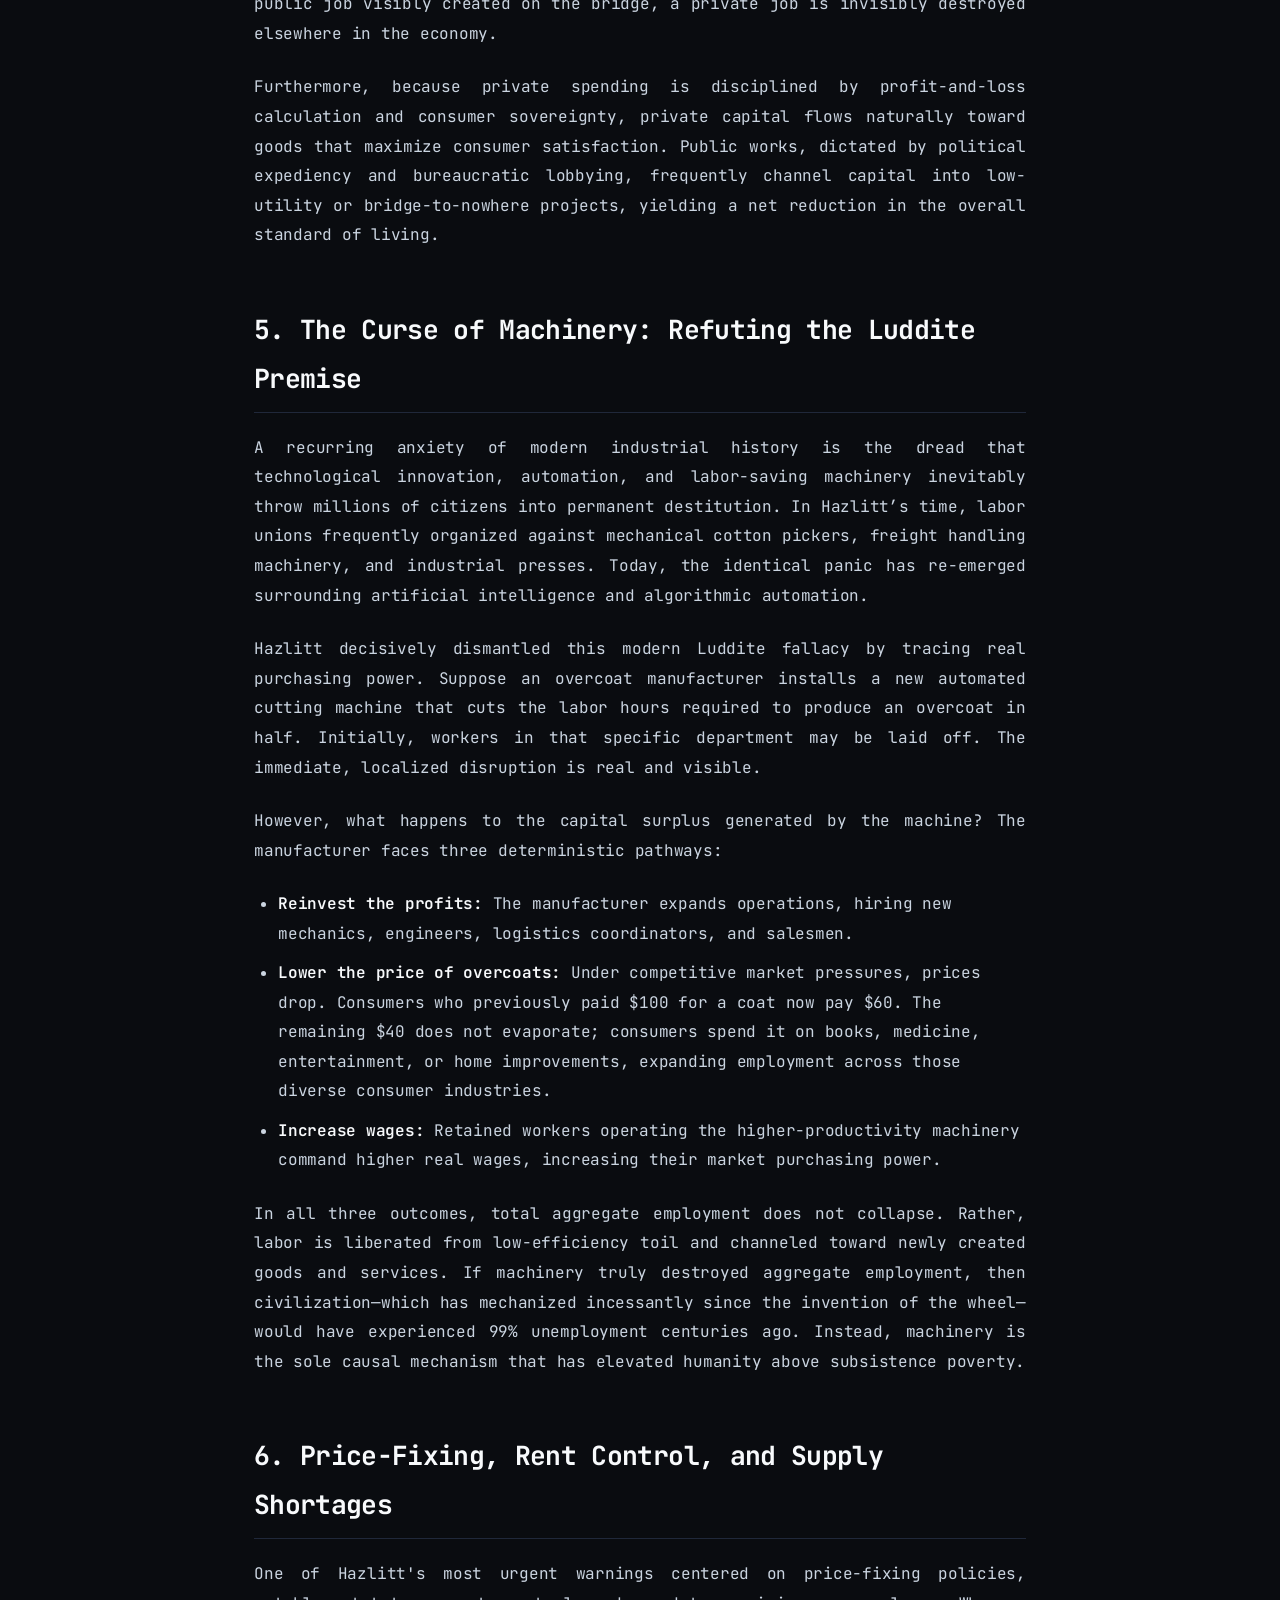
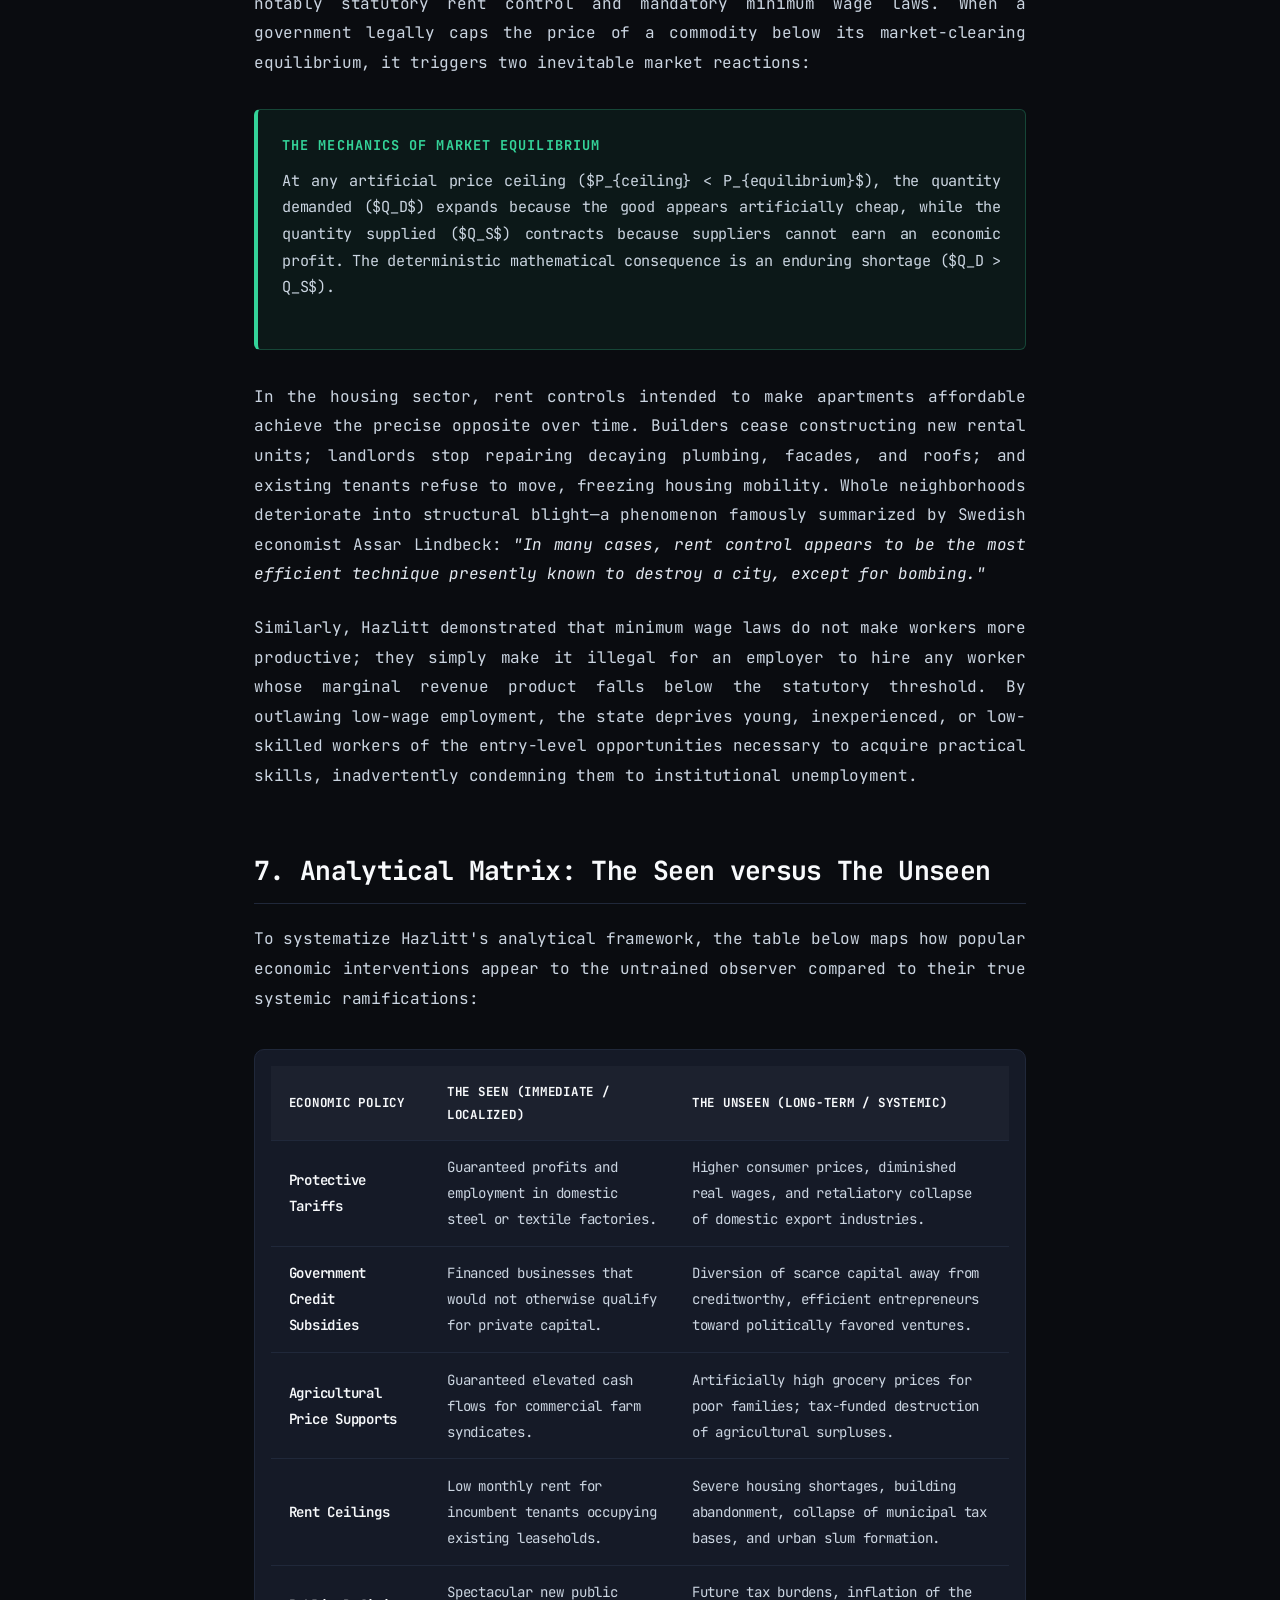
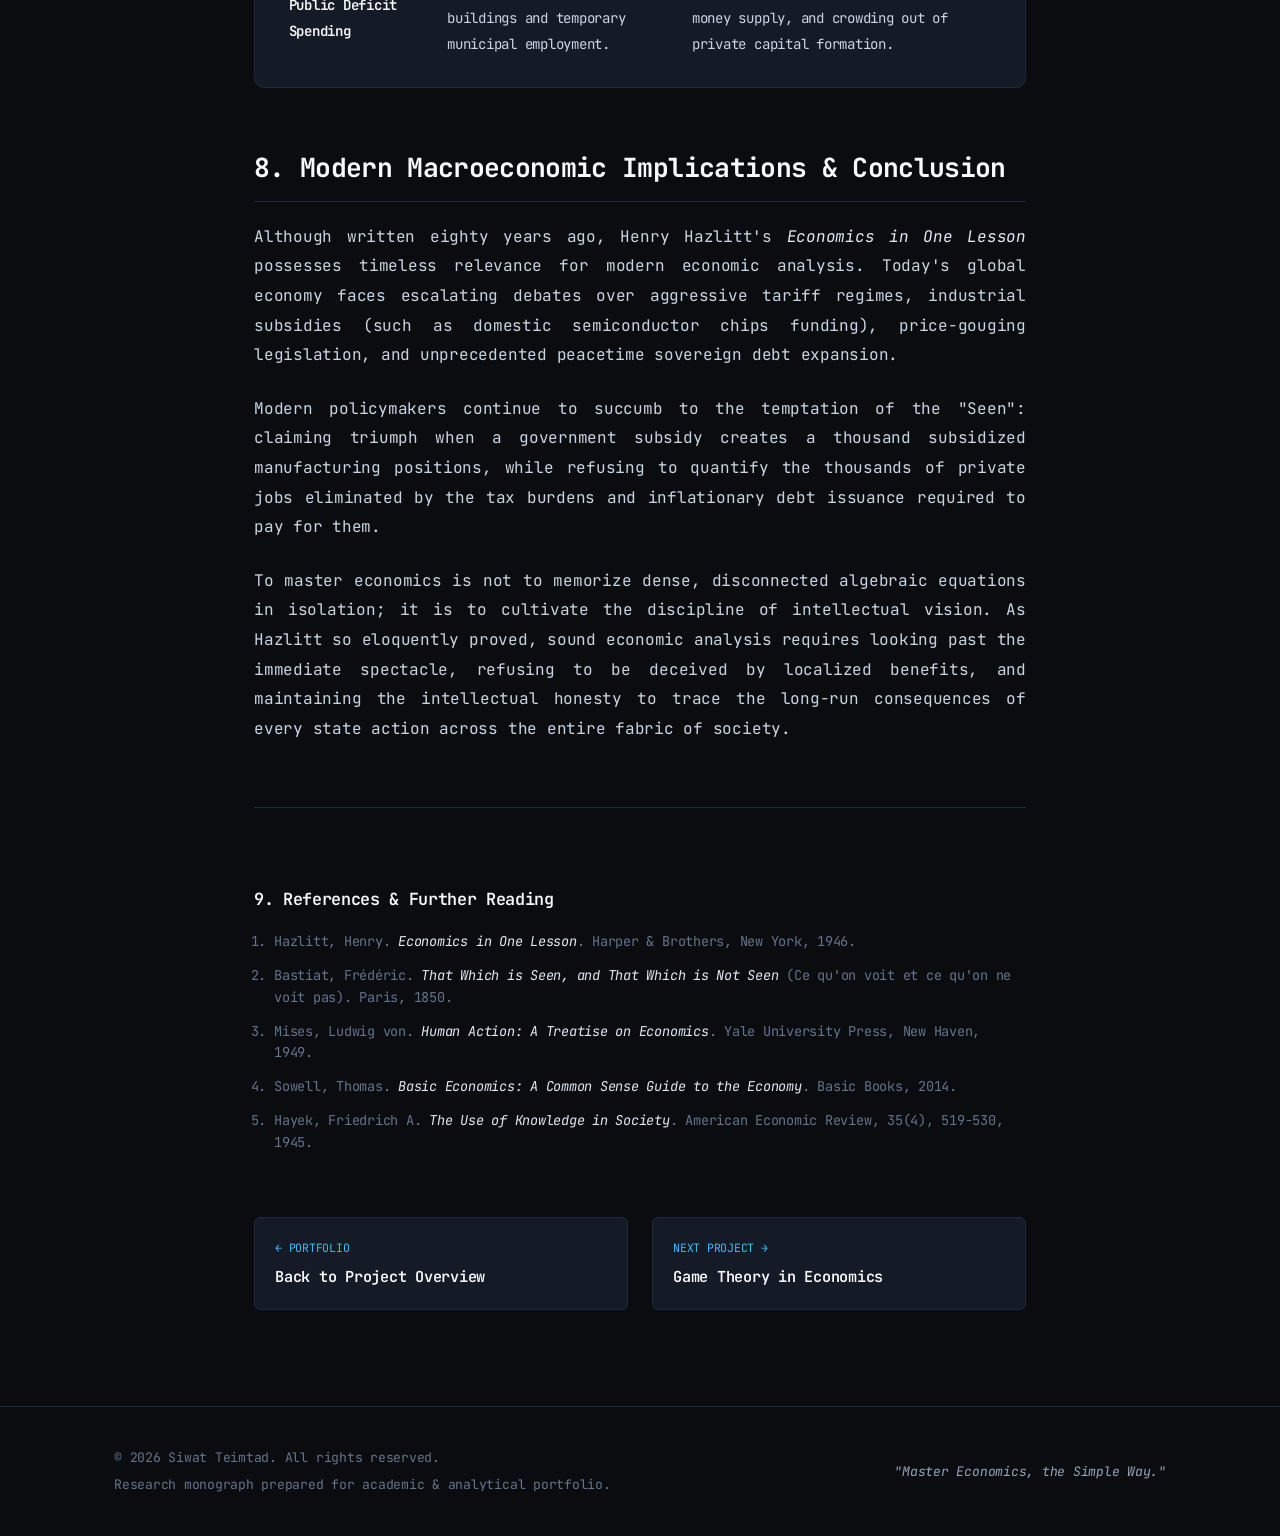
<file: hazlitt-economics.html>
<!DOCTYPE html>
<html lang="en">
<head>
  <meta charset="UTF-8">
  <meta name="viewport" content="width=device-width, initial-scale=1.0">
  <title>Key Concepts of Economics in One Lesson (Henry Hazlitt, 1946) | Siwat Teimtad</title>
  <meta name="description" content="An in-depth economic analysis of Henry Hazlitt's classic 1946 treatise Economics in One Lesson. Examining the Seen vs. Unseen, the broken window fallacy, and policy secondary effects.">
  <link rel="icon" type="image/png" href="./black.png">
  <link rel="stylesheet" href="./css/style.css">
  <link rel="stylesheet" href="./css/article.css">
</head>
<body>

  <!-- Reading Progress Bar -->
  <div class="reading-progress-container" aria-hidden="true">
    <div class="reading-progress-bar"></div>
  </div>

  <!-- Header -->
  <header class="site-header">
    <div class="container nav-container">
      <a href="./index.html" class="brand" aria-label="Return to Homepage">
        <img src="./black.png" alt="Logo" class="brand-logo" onerror="this.style.display='none'">
        <div class="brand-text">
          <span class="brand-name">Siwat Teimtad</span>
          <span class="brand-role">Economist</span>
        </div>
      </a>

      <nav>
        <ul class="nav-links">
          <li><a href="./index.html#projects" class="nav-link">&larr; Back to Portfolio</a></li>
          <li><a href="./index.html#about" class="nav-link">About</a></li>
          <li><a href="./index.html#contact" class="nav-link">Contact</a></li>
        </ul>
      </nav>
    </div>
  </header>

  <main class="article-container">
    <a href="./index.html#projects" class="back-link">
      &larr; Back to Featured Projects
    </a>

    <!-- Article Header -->
    <header class="article-header">
      <span class="article-category">Classical &amp; Austrian Economic Analysis</span>
      <h1 class="article-title">Key Economic Concepts of <em>Economics in One Lesson</em> by Henry Hazlitt (1946)</h1>
      <p class="article-lead">
        A comprehensive dissection of Hazlitt’s foundational principles: the persistent fallacy of the broken window, the critical dichotomy of the "Seen versus the Unseen", capital redirection, and the systemic secondary distortions caused by interventionist economic mandates.
      </p>

      <div class="article-meta-bar">
        <div class="meta-item">
          <span>Author:</span>
          <strong>Siwat Teimtad</strong>
        </div>
        <div class="meta-item">
          <span>Published:</span>
          <strong>November 2026</strong>
        </div>
        <div class="meta-item">
          <span>Estimated Reading Time:</span>
          <strong>8-10 Minutes (~1,450 words)</strong>
        </div>
        <div class="meta-item">
          <span>Subject:</span>
          <strong>Classical Political Economy</strong>
        </div>
      </div>
    </header>

    <!-- Table of Contents -->
    <nav class="table-of-contents" aria-label="Table of Contents">
      <div class="toc-title">Table of Contents</div>
      <ul class="toc-list">
        <li><a href="#historical-context">1. Historical Context and the Post-War Economic Climate</a></li>
        <li><a href="#the-single-lesson">2. The Single Lesson: Primary vs. Secondary Consequences</a></li>
        <li><a href="#broken-window">3. The Broken Window Fallacy: Dismantling the Stimulus Myth</a></li>
        <li><a href="#public-works">4. Public Works, Taxation, and Capital Crowding-Out</a></li>
        <li><a href="#machinery-employment">5. The Curse of Machinery: Refuting the Luddite Premise</a></li>
        <li><a href="#price-controls">6. Price-Fixing, Rent Control, and Supply Shortages</a></li>
        <li><a href="#comparative-matrix">7. Analytical Matrix: The Seen versus The Unseen</a></li>
        <li><a href="#modern-relevance">8. Modern Macroeconomic Implications &amp; Conclusion</a></li>
        <li><a href="#references">9. References &amp; Further Reading</a></li>
      </ul>
    </nav>

    <!-- Article Body -->
    <article class="article-body">
      
      <section id="historical-context">
        <h2>1. Historical Context and the Post-War Economic Climate</h2>
        <p>
          In 1946, the global economy stood at a perilous historical crossroads. The devastation of World War II had left widespread infrastructural ruin across Europe and Asia, while western nations grappled with the massive demobilization of millions of soldiers and the sudden transition from total wartime command planning to civilian commerce. Amid this volatility, intellectual discourse became overwhelmingly captivated by emerging Keynesian doctrines that privileged aggregate demand stimulation, deficit spending, state-directed credit allocation, and broad bureaucratic price stabilization.
        </p>
        <p>
          It was into this fraught policy environment that financial journalist and classical economic thinker <strong>Henry Hazlitt</strong> released <em>Economics in One Lesson</em>. Writing with crystal clarity and drawing heavily upon the classical traditions of Adam Smith, David Ricardo, and notably the nineteenth-century French liberal philosopher Frédéric Bastiat, Hazlitt sought to strip away mathematical obscurantism. He argued that the fundamental errors plaguing public economic discourse stemmed from a chronic myopia: evaluating policies exclusively by their immediate optical benefits to narrow interest groups while ignoring their long-run, diffuse repercussions across the entire social order.
        </p>
      </section>

      <section id="the-single-lesson">
        <h2>2. The Single Lesson: Primary vs. Secondary Consequences</h2>
        <p>
          Hazlitt distilled the entirety of economic wisdom into a single, rigorous axiom. He observed that while bad economists see only what immediately strikes the eye, good economists discipline themselves to trace both immediate and remote consequences across every sector of the productive economy.
        </p>

        <div class="callout callout-axiom">
          <span class="callout-title">Hazlitt's Fundamental Axiom (The Lesson)</span>
          <p>
            <em>"The art of economics consists in looking not merely at the immediate but at the longer effects of any act or policy; it consists in tracing the consequences of that policy not merely for one group but for all groups."</em>
          </p>
        </div>

        <p>
          Hazlitt identified two cardinal errors committed by policymakers, politicians, and special-interest lobbyists:
        </p>
        <ol style="padding-left: 1.5rem; margin-bottom: 1.5rem;">
          <li style="margin-bottom: 0.75rem;"><strong>The Temporal Fallacy:</strong> Evaluating an economic intervention strictly by its immediate, short-run consequences while failing to account for its secondary and tertiary downstream costs that emerge over years or decades.</li>
          <li style="margin-bottom: 0.75rem;"><strong>The Sectoral Fallacy:</strong> Observing the concentrated benefits conferred upon a single, vocal constituency (such as subsidized manufacturers, unionized guilds, or favored municipal districts) while disregarding the dispersed, invisible costs borne by disenfranchised taxpayers and ordinary consumers.</li>
        </ol>
        <p>
          Almost all economic fallacies that have caused catastrophic real-world suffering—from hyperinflation and protective tariffs to disastrous agrarian quotas—represent variations of this dual failure of cognitive discipline.
        </p>
      </section>

      <section id="broken-window">
        <h2>3. The Broken Window Fallacy: Dismantling the Stimulus Myth</h2>
        <p>
          To illustrate this principle, Hazlitt re-introduced Frédéric Bastiat's famous parable of the broken window. A mischievous young boy throws a brick through the display window of a baker's shop. A crowd gathers, and someone invariably rationalizes the act of destruction: <em>"After all, what would happen to the glazier if panes of glass were never broken? The glazier will earn fifty dollars to replace the window; he will then spend that money with the grocer, the tailor, and the cobbler, generating a virtuous ripple of commerce throughout town!"</em>
        </p>

        <div class="callout callout-fallacy">
          <span class="callout-title">The Fallacy Exposed</span>
          <p>
            The crowd sees only two parties: the baker and the glazier. They observe the visible transaction of money exchanging hands to restore the broken glass. What they fail to observe is <strong>the unseen third party</strong>: the tailor.
          </p>
        </div>

        <p>
          Before the act of destruction, the baker possessed fifty dollars with which he intended to purchase a brand-new wool suit. Had the window remained intact, the baker would have possessed both a functioning shop window <em>and</em> a new tailored suit. Because his window was destroyed, he must spend his fifty dollars merely to restore his original baseline condition. He now possesses only the window, and zero suit.
        </p>
        <p>
          The community has not gained a window; it has lost the real wealth embodied in a suit that will never be manufactured. Real gross production has contracted, not expanded. Destruction does not stimulate wealth; it merely diverts scarce purchasing power from productive capital formation toward pure maintenance and repair. Hazlitt applied this lesson mercilessly to dispel the pervasive myth that wars, earthquakes, fires, and bombings serve as "economic blessings" that spur miraculous modernizations.
        </p>
      </section>

      <section id="public-works">
        <h2>4. Public Works, Taxation, and Capital Crowding-Out</h2>
        <p>
          Extending the broken window logic to state fiscal intervention, Hazlitt addressed the chronic enthusiasm for government-sponsored public works programs. When governments construct monumental bridges, decorative sports arenas, or public monuments under the pretext of "job creation", the visible benefits are undeniable: thousands of laborers working on-site, concrete pouring, and ribbon-cutting ceremonies covered by the press.
        </p>
        <p>
          However, Hazlitt reminds the economist to ask the fundamental question: <strong>How was this project financed?</strong>
        </p>

        <div class="quote-block">
          "Everything we get, outside of the free gifts of nature, must in some way be paid for. The world is full of so-called economists who in turn are full of schemes for getting something for nothing. They tell us that the government can spend and spend without taxing at all; that it can continue to pile up debts without ever paying them off. But such dreams are inevitably shattered."
          <cite>&mdash; Henry Hazlitt, Economics in One Lesson (1946)</cite>
        </div>

        <p>
          If the public work is funded through taxation, every dollar collected from private citizens represents a dollar subtracted from private consumption or private investment. The farmer does not buy a new tractor; the family foregoes a new coat; the enterprise cancels its planned factory expansion. For every public job visibly created on the bridge, a private job is invisibly destroyed elsewhere in the economy.
        </p>
        <p>
          Furthermore, because private spending is disciplined by profit-and-loss calculation and consumer sovereignty, private capital flows naturally toward goods that maximize consumer satisfaction. Public works, dictated by political expediency and bureaucratic lobbying, frequently channel capital into low-utility or bridge-to-nowhere projects, yielding a net reduction in the overall standard of living.
        </p>
      </section>

      <section id="machinery-employment">
        <h2>5. The Curse of Machinery: Refuting the Luddite Premise</h2>
        <p>
          A recurring anxiety of modern industrial history is the dread that technological innovation, automation, and labor-saving machinery inevitably throw millions of citizens into permanent destitution. In Hazlitt’s time, labor unions frequently organized against mechanical cotton pickers, freight handling machinery, and industrial presses. Today, the identical panic has re-emerged surrounding artificial intelligence and algorithmic automation.
        </p>
        <p>
          Hazlitt decisively dismantled this modern Luddite fallacy by tracing real purchasing power. Suppose an overcoat manufacturer installs a new automated cutting machine that cuts the labor hours required to produce an overcoat in half. Initially, workers in that specific department may be laid off. The immediate, localized disruption is real and visible.
        </p>
        <p>
          However, what happens to the capital surplus generated by the machine? The manufacturer faces three deterministic pathways:
        </p>
        <ul style="padding-left: 1.5rem; margin-bottom: 1.5rem;">
          <li style="margin-bottom: 0.6rem;"><strong>Reinvest the profits:</strong> The manufacturer expands operations, hiring new mechanics, engineers, logistics coordinators, and salesmen.</li>
          <li style="margin-bottom: 0.6rem;"><strong>Lower the price of overcoats:</strong> Under competitive market pressures, prices drop. Consumers who previously paid $100 for a coat now pay $60. The remaining $40 does not evaporate; consumers spend it on books, medicine, entertainment, or home improvements, expanding employment across those diverse consumer industries.</li>
          <li style="margin-bottom: 0.6rem;"><strong>Increase wages:</strong> Retained workers operating the higher-productivity machinery command higher real wages, increasing their market purchasing power.</li>
        </ul>
        <p>
          In all three outcomes, total aggregate employment does not collapse. Rather, labor is liberated from low-efficiency toil and channeled toward newly created goods and services. If machinery truly destroyed aggregate employment, then civilization—which has mechanized incessantly since the invention of the wheel—would have experienced 99% unemployment centuries ago. Instead, machinery is the sole causal mechanism that has elevated humanity above subsistence poverty.
        </p>
      </section>

      <section id="price-controls">
        <h2>6. Price-Fixing, Rent Control, and Supply Shortages</h2>
        <p>
          One of Hazlitt's most urgent warnings centered on price-fixing policies, notably statutory rent control and mandatory minimum wage laws. When a government legally caps the price of a commodity below its market-clearing equilibrium, it triggers two inevitable market reactions:
        </p>

        <div class="callout callout-insight">
          <span class="callout-title">The Mechanics of Market Equilibrium</span>
          <p>
            At any artificial price ceiling ($P_{ceiling} < P_{equilibrium}$), the quantity demanded ($Q_D$) expands because the good appears artificially cheap, while the quantity supplied ($Q_S$) contracts because suppliers cannot earn an economic profit. The deterministic mathematical consequence is an enduring shortage ($Q_D > Q_S$).
          </p>
        </div>

        <p>
          In the housing sector, rent controls intended to make apartments affordable achieve the precise opposite over time. Builders cease constructing new rental units; landlords stop repairing decaying plumbing, facades, and roofs; and existing tenants refuse to move, freezing housing mobility. Whole neighborhoods deteriorate into structural blight—a phenomenon famously summarized by Swedish economist Assar Lindbeck: <em>"In many cases, rent control appears to be the most efficient technique presently known to destroy a city, except for bombing."</em>
        </p>
        <p>
          Similarly, Hazlitt demonstrated that minimum wage laws do not make workers more productive; they simply make it illegal for an employer to hire any worker whose marginal revenue product falls below the statutory threshold. By outlawing low-wage employment, the state deprives young, inexperienced, or low-skilled workers of the entry-level opportunities necessary to acquire practical skills, inadvertently condemning them to institutional unemployment.
        </p>
      </section>

      <section id="comparative-matrix">
        <h2>7. Analytical Matrix: The Seen versus The Unseen</h2>
        <p>
          To systematize Hazlitt's analytical framework, the table below maps how popular economic interventions appear to the untrained observer compared to their true systemic ramifications:
        </p>

        <div class="table-wrapper">
          <table class="econ-table">
            <thead>
              <tr>
                <th>Economic Policy</th>
                <th>The Seen (Immediate / Localized)</th>
                <th>The Unseen (Long-Term / Systemic)</th>
              </tr>
            </thead>
            <tbody>
              <tr>
                <td><strong>Protective Tariffs</strong></td>
                <td>Guaranteed profits and employment in domestic steel or textile factories.</td>
                <td>Higher consumer prices, diminished real wages, and retaliatory collapse of domestic export industries.</td>
              </tr>
              <tr>
                <td><strong>Government Credit Subsidies</strong></td>
                <td>Financed businesses that would not otherwise qualify for private capital.</td>
                <td>Diversion of scarce capital away from creditworthy, efficient entrepreneurs toward politically favored ventures.</td>
              </tr>
              <tr>
                <td><strong>Agricultural Price Supports</strong></td>
                <td>Guaranteed elevated cash flows for commercial farm syndicates.</td>
                <td>Artificially high grocery prices for poor families; tax-funded destruction of agricultural surpluses.</td>
              </tr>
              <tr>
                <td><strong>Rent Ceilings</strong></td>
                <td>Low monthly rent for incumbent tenants occupying existing leaseholds.</td>
                <td>Severe housing shortages, building abandonment, collapse of municipal tax bases, and urban slum formation.</td>
              </tr>
              <tr>
                <td><strong>Public Deficit Spending</strong></td>
                <td>Spectacular new public buildings and temporary municipal employment.</td>
                <td>Future tax burdens, inflation of the money supply, and crowding out of private capital formation.</td>
              </tr>
            </tbody>
          </table>
        </div>
      </section>

      <section id="modern-relevance">
        <h2>8. Modern Macroeconomic Implications &amp; Conclusion</h2>
        <p>
          Although written eighty years ago, Henry Hazlitt's <em>Economics in One Lesson</em> possesses timeless relevance for modern economic analysis. Today's global economy faces escalating debates over aggressive tariff regimes, industrial subsidies (such as domestic semiconductor chips funding), price-gouging legislation, and unprecedented peacetime sovereign debt expansion.
        </p>
        <p>
          Modern policymakers continue to succumb to the temptation of the "Seen": claiming triumph when a government subsidy creates a thousand subsidized manufacturing positions, while refusing to quantify the thousands of private jobs eliminated by the tax burdens and inflationary debt issuance required to pay for them.
        </p>
        <p>
          To master economics is not to memorize dense, disconnected algebraic equations in isolation; it is to cultivate the discipline of intellectual vision. As Hazlitt so eloquently proved, sound economic analysis requires looking past the immediate spectacle, refusing to be deceived by localized benefits, and maintaining the intellectual honesty to trace the long-run consequences of every state action across the entire fabric of society.
        </p>
      </section>

      <section id="references" class="references-section">
        <h3>9. References &amp; Further Reading</h3>
        <ol class="references-list">
          <li>Hazlitt, Henry. <em>Economics in One Lesson</em>. Harper &amp; Brothers, New York, 1946.</li>
          <li>Bastiat, Frédéric. <em>That Which is Seen, and That Which is Not Seen</em> (Ce qu'on voit et ce qu'on ne voit pas). Paris, 1850.</li>
          <li>Mises, Ludwig von. <em>Human Action: A Treatise on Economics</em>. Yale University Press, New Haven, 1949.</li>
          <li>Sowell, Thomas. <em>Basic Economics: A Common Sense Guide to the Economy</em>. Basic Books, 2014.</li>
          <li>Hayek, Friedrich A. <em>The Use of Knowledge in Society</em>. American Economic Review, 35(4), 519-530, 1945.</li>
        </ol>
      </section>

    </article>

    <!-- Project Navigation Footer -->
    <nav class="article-nav-footer" aria-label="Project Navigation">
      <a href="./index.html#projects" class="nav-card">
        <span class="nav-card-label">&larr; Portfolio</span>
        <span class="nav-card-title">Back to Project Overview</span>
      </a>

      <a href="./game-theory.html" class="nav-card">
        <span class="nav-card-label">Next Project &rarr;</span>
        <span class="nav-card-title">Game Theory in Economics</span>
      </a>
    </nav>
  </main>

  <!-- Footer -->
  <footer class="site-footer">
    <div class="container footer-inner">
      <div class="footer-left">
        <div>&copy; 2026 Siwat Teimtad. All rights reserved.</div>
        <div style="margin-top: 0.25rem;">Research monograph prepared for academic &amp; analytical portfolio.</div>
      </div>
      <div class="footer-quote">
        "Master Economics, the Simple Way."
      </div>
    </div>
  </footer>

  <script src="./js/main.js"></script>
</body>
</html>
</file>
<file: css/style.css>
@import url('https://fonts.googleapis.com/css2?family=JetBrains+Mono:ital,wght@0,300;0,400;0,500;0,600;0,700;1,400&display=swap');

:root {
  --bg-primary: #0a0c10;
  --bg-secondary: #111520;
  --bg-card: #151a27;
  --bg-card-hover: #1a2133;
  --border-subtle: #20283a;
  --border-accent: #38bdf8;
  --text-primary: #f8fafc;
  --text-secondary: #94a3b8;
  --text-muted: #64748b;
  --accent-cyan: #38bdf8;
  --accent-emerald: #34d399;
  --accent-amber: #fbbf24;
  --font-mono: 'JetBrains Mono', -apple-system, BlinkMacSystemFont, monospace;
  --container-max: 1100px;
  --radius-sm: 6px;
  --radius-md: 10px;
  --radius-lg: 16px;
  --transition: all 0.25s cubic-bezier(0.16, 1, 0.3, 1);
}

*, *::before, *::after {
  box-sizing: border-box;
  margin: 0;
  padding: 0;
}

html {
  scroll-behavior: smooth;
  font-size: 16px;
}

body {
  font-family: var(--font-mono);
  background-color: var(--bg-primary);
  color: var(--text-primary);
  line-height: 1.7;
  letter-spacing: -0.015em;
  min-height: 100vh;
  display: flex;
  flex-direction: column;
  overflow-x: hidden;
  background-image: 
    radial-gradient(ellipse 80% 50% at 50% -20%, rgba(56, 189, 248, 0.08), transparent 70%),
    radial-gradient(ellipse 60% 40% at 90% 80%, rgba(52, 211, 153, 0.05), transparent 60%);
  background-attachment: fixed;
}

/* Container */
.container {
  width: 100%;
  max-width: var(--container-max);
  margin: 0 auto;
  padding: 0 1.5rem;
}

/* Header & Navbar */
.site-header {
  position: sticky;
  top: 0;
  z-index: 100;
  background-color: rgba(10, 12, 16, 0.85);
  backdrop-filter: blur(12px);
  -webkit-backdrop-filter: blur(12px);
  border-bottom: 1px solid var(--border-subtle);
  padding: 1rem 0;
  transition: var(--transition);
}

.nav-container {
  display: flex;
  align-items: center;
  justify-content: space-between;
}

.brand {
  display: flex;
  align-items: center;
  gap: 0.85rem;
  text-decoration: none;
  color: var(--text-primary);
  font-weight: 700;
  font-size: 1.05rem;
  transition: var(--transition);
}

.brand-logo {
  width: 36px;
  height: 36px;
  border-radius: 50%;
  object-fit: cover;
  border: 1.5px solid var(--border-accent);
  box-shadow: 0 0 15px rgba(56, 189, 248, 0.25);
  background: #000;
}

.brand-text {
  display: flex;
  flex-direction: column;
}

.brand-name {
  font-weight: 700;
  letter-spacing: -0.02em;
}

.brand-role {
  font-size: 0.72rem;
  color: var(--accent-cyan);
  font-weight: 400;
  letter-spacing: 0.06em;
  text-transform: uppercase;
}

.nav-links {
  display: flex;
  align-items: center;
  gap: 1.5rem;
  list-style: none;
}

.nav-link {
  text-decoration: none;
  color: var(--text-secondary);
  font-size: 0.9rem;
  font-weight: 500;
  transition: var(--transition);
  position: relative;
  padding: 0.3rem 0;
}

.nav-link:hover, .nav-link.active {
  color: var(--accent-cyan);
}

.nav-link::after {
  content: '';
  position: absolute;
  bottom: 0;
  left: 0;
  width: 0%;
  height: 2px;
  background-color: var(--accent-cyan);
  transition: width 0.2s ease;
}

.nav-link:hover::after, .nav-link.active::after {
  width: 100%;
}

/* Hero Section */
.hero-section {
  padding: 5.5rem 0 4rem;
  position: relative;
}

.hero-badge {
  display: inline-flex;
  align-items: center;
  gap: 0.5rem;
  padding: 0.4rem 0.85rem;
  background-color: rgba(56, 189, 248, 0.08);
  border: 1px solid rgba(56, 189, 248, 0.25);
  border-radius: 20px;
  font-size: 0.8rem;
  color: var(--accent-cyan);
  margin-bottom: 2rem;
  font-weight: 500;
}

.pulse-dot {
  width: 8px;
  height: 8px;
  border-radius: 50%;
  background-color: var(--accent-emerald);
  box-shadow: 0 0 8px var(--accent-emerald);
  animation: pulse 2s infinite;
}

@keyframes pulse {
  0%, 100% { opacity: 1; transform: scale(1); }
  50% { opacity: 0.4; transform: scale(0.85); }
}

.hero-quote {
  font-size: clamp(2rem, 4.5vw, 3.5rem);
  font-weight: 700;
  line-height: 1.15;
  letter-spacing: -0.04em;
  margin-bottom: 1.5rem;
  max-width: 900px;
  background: linear-gradient(135deg, #ffffff 40%, #94a3b8 100%);
  -webkit-background-clip: text;
  -webkit-text-fill-color: transparent;
}

.hero-subtext {
  font-size: 1.1rem;
  color: var(--text-secondary);
  max-width: 680px;
  margin-bottom: 2.5rem;
  font-weight: 400;
  line-height: 1.8;
}

.hero-subtext strong {
  color: var(--text-primary);
}

.hero-actions {
  display: flex;
  gap: 1rem;
  flex-wrap: wrap;
}

.btn {
  display: inline-flex;
  align-items: center;
  gap: 0.6rem;
  padding: 0.75rem 1.4rem;
  font-size: 0.88rem;
  font-family: var(--font-mono);
  font-weight: 600;
  border-radius: var(--radius-sm);
  text-decoration: none;
  transition: var(--transition);
  cursor: pointer;
  border: 1px solid transparent;
}

.btn-primary {
  background-color: var(--accent-cyan);
  color: #050b14;
  box-shadow: 0 4px 14px rgba(56, 189, 248, 0.25);
}

.btn-primary:hover {
  background-color: #7dd3fc;
  transform: translateY(-2px);
  box-shadow: 0 6px 20px rgba(56, 189, 248, 0.35);
}

.btn-outline {
  background-color: transparent;
  color: var(--text-primary);
  border-color: var(--border-subtle);
}

.btn-outline:hover {
  border-color: var(--accent-cyan);
  color: var(--accent-cyan);
  background-color: rgba(56, 189, 248, 0.05);
  transform: translateY(-2px);
}

/* Section Header */
.section-header {
  margin-bottom: 2.5rem;
}

.section-label {
  display: inline-block;
  font-size: 0.78rem;
  font-weight: 600;
  text-transform: uppercase;
  letter-spacing: 0.12em;
  color: var(--accent-cyan);
  margin-bottom: 0.5rem;
}

.section-title {
  font-size: 1.85rem;
  font-weight: 700;
  letter-spacing: -0.03em;
  color: var(--text-primary);
}

.section-desc {
  color: var(--text-secondary);
  font-size: 0.95rem;
  margin-top: 0.5rem;
  max-width: 620px;
}

/* Projects Grid */
.projects-section {
  padding: 4rem 0;
  border-top: 1px solid var(--border-subtle);
}

.projects-grid {
  display: grid;
  grid-template-columns: repeat(auto-fit, minmax(320px, 1fr));
  gap: 2rem;
}

.project-card {
  background-color: var(--bg-card);
  border: 1px solid var(--border-subtle);
  border-radius: var(--radius-md);
  padding: 2rem;
  display: flex;
  flex-direction: column;
  justify-content: space-between;
  transition: var(--transition);
  position: relative;
  overflow: hidden;
}

.project-card::before {
  content: '';
  position: absolute;
  top: 0;
  left: 0;
  width: 100%;
  height: 3px;
  background: linear-gradient(90deg, var(--accent-cyan), var(--accent-emerald));
  opacity: 0;
  transition: opacity 0.3s ease;
}

.project-card:hover {
  transform: translateY(-4px);
  border-color: rgba(56, 189, 248, 0.4);
  background-color: var(--bg-card-hover);
  box-shadow: 0 12px 30px rgba(0, 0, 0, 0.35);
}

.project-card:hover::before {
  opacity: 1;
}

.project-meta {
  display: flex;
  align-items: center;
  justify-content: space-between;
  margin-bottom: 1.25rem;
  font-size: 0.75rem;
  color: var(--text-muted);
}

.project-tag {
  display: inline-block;
  padding: 0.25rem 0.6rem;
  background-color: rgba(56, 189, 248, 0.08);
  border: 1px solid rgba(56, 189, 248, 0.2);
  border-radius: var(--radius-sm);
  color: var(--accent-cyan);
  font-weight: 500;
}

.project-read-time {
  display: flex;
  align-items: center;
  gap: 0.35rem;
}

.project-title {
  font-size: 1.35rem;
  font-weight: 700;
  line-height: 1.35;
  margin-bottom: 1rem;
  color: var(--text-primary);
}

.project-excerpt {
  color: var(--text-secondary);
  font-size: 0.92rem;
  line-height: 1.7;
  margin-bottom: 1.75rem;
  flex-grow: 1;
}

.project-highlights {
  list-style: none;
  margin-bottom: 1.75rem;
  border-top: 1px dashed var(--border-subtle);
  padding-top: 1rem;
}

.project-highlights li {
  font-size: 0.82rem;
  color: var(--text-secondary);
  margin-bottom: 0.5rem;
  display: flex;
  align-items: baseline;
  gap: 0.5rem;
}

.project-highlights li::before {
  content: '▸';
  color: var(--accent-emerald);
  font-weight: bold;
}

.project-link {
  display: inline-flex;
  align-items: center;
  gap: 0.5rem;
  font-size: 0.88rem;
  font-weight: 600;
  color: var(--accent-cyan);
  text-decoration: none;
  transition: var(--transition);
  margin-top: auto;
}

.project-link:hover {
  gap: 0.8rem;
  color: #7dd3fc;
}

/* About Section */
.about-section {
  padding: 4rem 0;
  border-top: 1px solid var(--border-subtle);
}

.about-card {
  background-color: var(--bg-card);
  border: 1px solid var(--border-subtle);
  border-radius: var(--radius-lg);
  padding: 2.5rem;
  display: grid;
  grid-template-columns: 1fr 1fr;
  gap: 2.5rem;
}

@media (max-width: 800px) {
  .about-card {
    grid-template-columns: 1fr;
    padding: 1.75rem;
  }
}

.about-bio h3 {
  font-size: 1.5rem;
  font-weight: 700;
  margin-bottom: 0.5rem;
}

.about-bio .subtitle {
  color: var(--accent-cyan);
  font-size: 0.88rem;
  font-weight: 500;
  margin-bottom: 1.5rem;
}

.about-bio p {
  color: var(--text-secondary);
  font-size: 0.92rem;
  margin-bottom: 1.25rem;
  line-height: 1.75;
}

.competencies {
  margin-top: 1.5rem;
}

.competencies-title {
  font-size: 0.8rem;
  text-transform: uppercase;
  color: var(--text-muted);
  letter-spacing: 0.08em;
  margin-bottom: 0.75rem;
}

.tags-cloud {
  display: flex;
  flex-wrap: wrap;
  gap: 0.5rem;
}

.skill-tag {
  font-size: 0.75rem;
  padding: 0.3rem 0.65rem;
  background-color: rgba(255, 255, 255, 0.04);
  border: 1px solid var(--border-subtle);
  border-radius: var(--radius-sm);
  color: var(--text-secondary);
}

/* Contact Box */
.contact-box {
  background-color: var(--bg-secondary);
  border: 1px solid var(--border-subtle);
  border-radius: var(--radius-md);
  padding: 1.75rem;
  display: flex;
  flex-direction: column;
  justify-content: space-between;
}

.contact-box h4 {
  font-size: 1.1rem;
  font-weight: 700;
  margin-bottom: 0.75rem;
  color: var(--text-primary);
}

.contact-box p {
  font-size: 0.88rem;
  color: var(--text-secondary);
  margin-bottom: 1.5rem;
}

.contact-item {
  margin-bottom: 1.25rem;
}

.contact-label {
  display: block;
  font-size: 0.72rem;
  text-transform: uppercase;
  letter-spacing: 0.08em;
  color: var(--text-muted);
  margin-bottom: 0.35rem;
}

.contact-value {
  font-size: 0.95rem;
  color: var(--text-primary);
  font-weight: 600;
}

.email-copy-wrapper {
  display: flex;
  align-items: center;
  gap: 0.75rem;
  background-color: var(--bg-primary);
  border: 1px solid var(--border-subtle);
  border-radius: var(--radius-sm);
  padding: 0.6rem 0.85rem;
  margin-top: 0.4rem;
}

.email-address {
  font-family: var(--font-mono);
  color: var(--accent-cyan);
  font-size: 0.9rem;
  text-decoration: none;
  font-weight: 600;
  flex-grow: 1;
}

.email-address:hover {
  text-decoration: underline;
}

.btn-copy {
  background: transparent;
  border: none;
  color: var(--text-muted);
  cursor: pointer;
  padding: 0.3rem 0.5rem;
  font-size: 0.8rem;
  font-family: var(--font-mono);
  border-radius: var(--radius-sm);
  transition: var(--transition);
}

.btn-copy:hover {
  color: var(--text-primary);
  background-color: rgba(255, 255, 255, 0.08);
}

.copy-toast {
  display: inline-block;
  font-size: 0.75rem;
  color: var(--accent-emerald);
  margin-top: 0.4rem;
  min-height: 1.2rem;
  font-weight: 500;
}

/* Footer */
.site-footer {
  margin-top: auto;
  border-top: 1px solid var(--border-subtle);
  padding: 2.5rem 0;
  background-color: var(--bg-primary);
}

.footer-inner {
  display: flex;
  justify-content: space-between;
  align-items: center;
  font-size: 0.82rem;
  color: var(--text-muted);
}

@media (max-width: 600px) {
  .footer-inner {
    flex-direction: column;
    gap: 1rem;
    text-align: center;
  }
}

.footer-quote {
  color: var(--text-secondary);
  font-style: italic;
}
</file>
<file: css/article.css>
/* Academic Article Stylesheet for Long-Form Economic Analysis */

/* Reading Progress Bar */
.reading-progress-container {
  position: fixed;
  top: 0;
  left: 0;
  width: 100%;
  height: 3px;
  background: transparent;
  z-index: 1000;
}

.reading-progress-bar {
  height: 100%;
  width: 0%;
  background: linear-gradient(90deg, var(--accent-cyan), var(--accent-emerald));
  transition: width 0.1s ease-out;
}

/* Article Layout */
.article-container {
  max-width: 820px;
  margin: 0 auto;
  padding: 3rem 1.5rem 6rem;
}

.back-link {
  display: inline-flex;
  align-items: center;
  gap: 0.5rem;
  color: var(--accent-cyan);
  text-decoration: none;
  font-size: 0.88rem;
  font-weight: 500;
  margin-bottom: 2.5rem;
  transition: var(--transition);
}

.back-link:hover {
  transform: translateX(-4px);
  color: #7dd3fc;
}

/* Article Header */
.article-header {
  border-bottom: 1px solid var(--border-subtle);
  padding-bottom: 2.5rem;
  margin-bottom: 3rem;
}

.article-category {
  display: inline-block;
  font-size: 0.78rem;
  text-transform: uppercase;
  letter-spacing: 0.1em;
  color: var(--accent-emerald);
  font-weight: 600;
  margin-bottom: 1rem;
}

.article-title {
  font-size: clamp(2rem, 4vw, 2.85rem);
  font-weight: 700;
  line-height: 1.22;
  letter-spacing: -0.035em;
  color: var(--text-primary);
  margin-bottom: 1.25rem;
}

.article-lead {
  font-size: 1.15rem;
  line-height: 1.75;
  color: var(--text-secondary);
  margin-bottom: 2rem;
  font-weight: 400;
}

.article-meta-bar {
  display: flex;
  flex-wrap: wrap;
  align-items: center;
  gap: 1.5rem;
  font-size: 0.82rem;
  color: var(--text-muted);
}

.meta-item {
  display: flex;
  align-items: center;
  gap: 0.4rem;
}

.meta-item strong {
  color: var(--text-primary);
  font-weight: 600;
}

/* Quick Navigation / Table of Contents */
.table-of-contents {
  background-color: var(--bg-card);
  border: 1px solid var(--border-subtle);
  border-left: 3px solid var(--accent-cyan);
  border-radius: var(--radius-sm);
  padding: 1.5rem 1.75rem;
  margin-bottom: 3rem;
}

.toc-title {
  font-size: 0.85rem;
  text-transform: uppercase;
  letter-spacing: 0.08em;
  color: var(--text-primary);
  font-weight: 700;
  margin-bottom: 1rem;
}

.toc-list {
  list-style: none;
  display: flex;
  flex-direction: column;
  gap: 0.6rem;
}

.toc-list li a {
  color: var(--text-secondary);
  text-decoration: none;
  font-size: 0.88rem;
  transition: var(--transition);
  display: inline-block;
}

.toc-list li a:hover {
  color: var(--accent-cyan);
  transform: translateX(4px);
}

/* Article Body Typography */
.article-body {
  font-size: 1rem;
  line-height: 1.85;
  color: #cbd5e1;
}

.article-body h2 {
  font-size: 1.65rem;
  font-weight: 700;
  letter-spacing: -0.025em;
  color: var(--text-primary);
  margin: 3.5rem 0 1.25rem;
  padding-bottom: 0.5rem;
  border-bottom: 1px solid var(--border-subtle);
  position: relative;
}

.article-body h3 {
  font-size: 1.25rem;
  font-weight: 600;
  letter-spacing: -0.02em;
  color: var(--text-primary);
  margin: 2.25rem 0 0.85rem;
}

.article-body p {
  margin-bottom: 1.5rem;
  text-align: justify;
}

.article-body strong {
  color: var(--text-primary);
  font-weight: 600;
}

.article-body em {
  color: #e2e8f0;
  font-style: italic;
}

/* Callout Boxes */
.callout {
  border-radius: var(--radius-sm);
  padding: 1.5rem;
  margin: 2rem 0;
  font-size: 0.95rem;
  line-height: 1.75;
}

.callout-axiom {
  background-color: rgba(56, 189, 248, 0.06);
  border: 1px solid rgba(56, 189, 248, 0.25);
  border-left: 4px solid var(--accent-cyan);
}

.callout-fallacy {
  background-color: rgba(239, 68, 68, 0.06);
  border: 1px solid rgba(239, 68, 68, 0.25);
  border-left: 4px solid #ef4444;
}

.callout-insight {
  background-color: rgba(52, 211, 153, 0.06);
  border: 1px solid rgba(52, 211, 153, 0.25);
  border-left: 4px solid var(--accent-emerald);
}

.callout-title {
  display: block;
  font-weight: 700;
  font-size: 0.85rem;
  text-transform: uppercase;
  letter-spacing: 0.08em;
  margin-bottom: 0.6rem;
}

.callout-axiom .callout-title { color: var(--accent-cyan); }
.callout-fallacy .callout-title { color: #f87171; }
.callout-insight .callout-title { color: var(--accent-emerald); }

/* Academic Blockquotes */
.quote-block {
  margin: 2rem 0;
  padding: 1.25rem 1.75rem;
  border-left: 3px solid var(--border-accent);
  background-color: var(--bg-card);
  font-style: italic;
  color: #e2e8f0;
}

.quote-block cite {
  display: block;
  margin-top: 0.75rem;
  font-size: 0.82rem;
  font-style: normal;
  color: var(--accent-cyan);
}

/* Payoff Matrix & Economic Tables */
.table-wrapper {
  overflow-x: auto;
  margin: 2.25rem 0;
  background-color: var(--bg-card);
  border: 1px solid var(--border-subtle);
  border-radius: var(--radius-md);
  padding: 1rem;
}

.econ-table {
  width: 100%;
  border-collapse: collapse;
  font-size: 0.88rem;
  font-family: var(--font-mono);
}

.econ-table th, .econ-table td {
  padding: 0.85rem 1.1rem;
  text-align: left;
  border-bottom: 1px solid var(--border-subtle);
}

.econ-table th {
  background-color: rgba(255, 255, 255, 0.03);
  color: var(--text-primary);
  font-weight: 700;
  text-transform: uppercase;
  font-size: 0.78rem;
  letter-spacing: 0.06em;
}

.econ-table tr:last-child td {
  border-bottom: none;
}

.econ-table tr:hover td {
  background-color: rgba(56, 189, 248, 0.04);
}

.matrix-cell-nash {
  background-color: rgba(52, 211, 153, 0.12) !important;
  color: var(--accent-emerald) !important;
  font-weight: 700;
  border: 1px dashed var(--accent-emerald);
}

/* Mathematical Formulation Blocks */
.math-block {
  background-color: var(--bg-secondary);
  border: 1px solid var(--border-subtle);
  border-radius: var(--radius-sm);
  padding: 1.25rem 1.5rem;
  margin: 1.75rem 0;
  font-family: var(--font-mono);
  font-size: 0.92rem;
  color: #38bdf8;
  overflow-x: auto;
}

/* References / Bibliography */
.references-section {
  margin-top: 4rem;
  padding-top: 2.5rem;
  border-top: 1px solid var(--border-subtle);
  font-size: 0.85rem;
  color: var(--text-muted);
}

.references-section h3 {
  font-size: 1.05rem;
  color: var(--text-primary);
  margin-bottom: 1rem;
}

.references-list {
  list-style: decimal;
  padding-left: 1.25rem;
  display: flex;
  flex-direction: column;
  gap: 0.75rem;
}

.references-list li {
  line-height: 1.6;
}

/* Next / Prev Project Navigation */
.article-nav-footer {
  margin-top: 4rem;
  display: grid;
  grid-template-columns: 1fr 1fr;
  gap: 1.5rem;
}

@media (max-width: 600px) {
  .article-nav-footer {
    grid-template-columns: 1fr;
  }
}

.nav-card {
  background-color: var(--bg-card);
  border: 1px solid var(--border-subtle);
  border-radius: var(--radius-sm);
  padding: 1.25rem;
  text-decoration: none;
  color: var(--text-secondary);
  transition: var(--transition);
  display: flex;
  flex-direction: column;
}

.nav-card:hover {
  border-color: var(--accent-cyan);
  transform: translateY(-2px);
  color: var(--text-primary);
}

.nav-card-label {
  font-size: 0.72rem;
  text-transform: uppercase;
  color: var(--accent-cyan);
  margin-bottom: 0.35rem;
}

.nav-card-title {
  font-size: 0.95rem;
  font-weight: 600;
  color: var(--text-primary);
}
</file>
